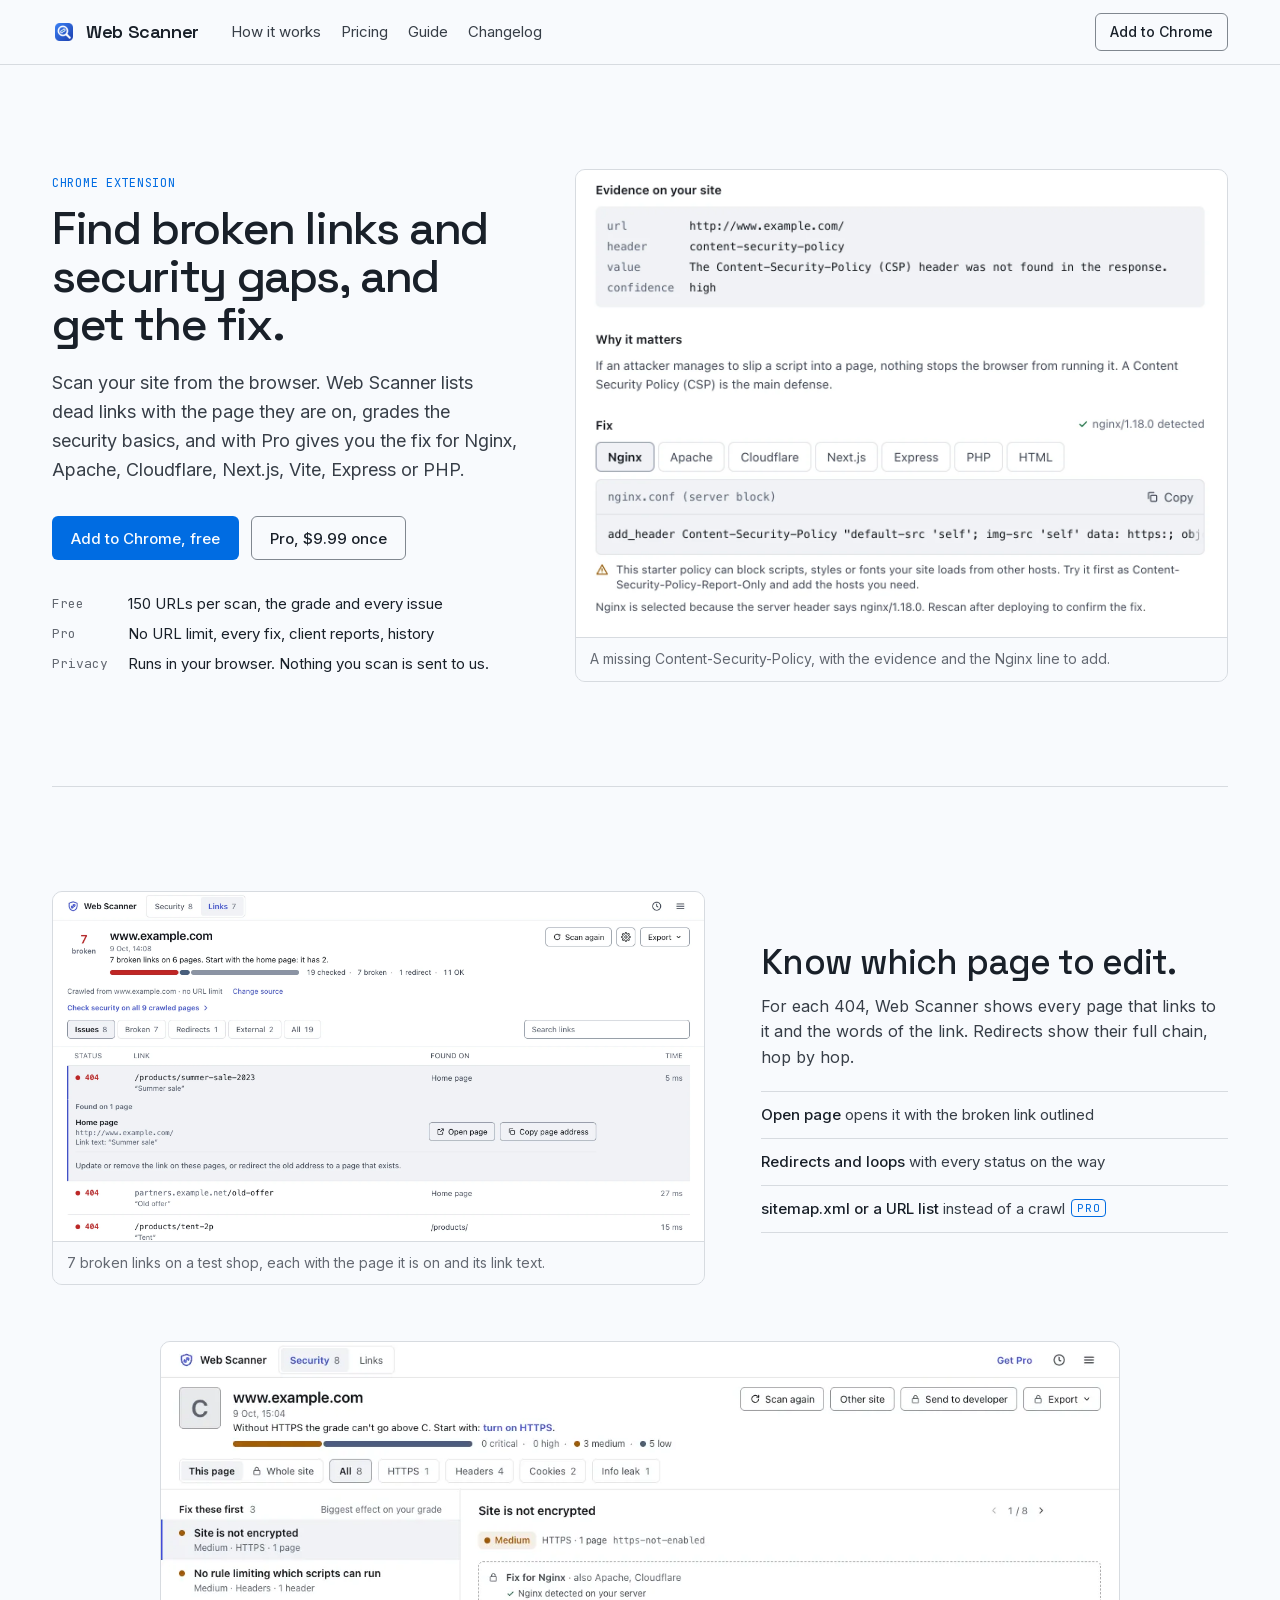
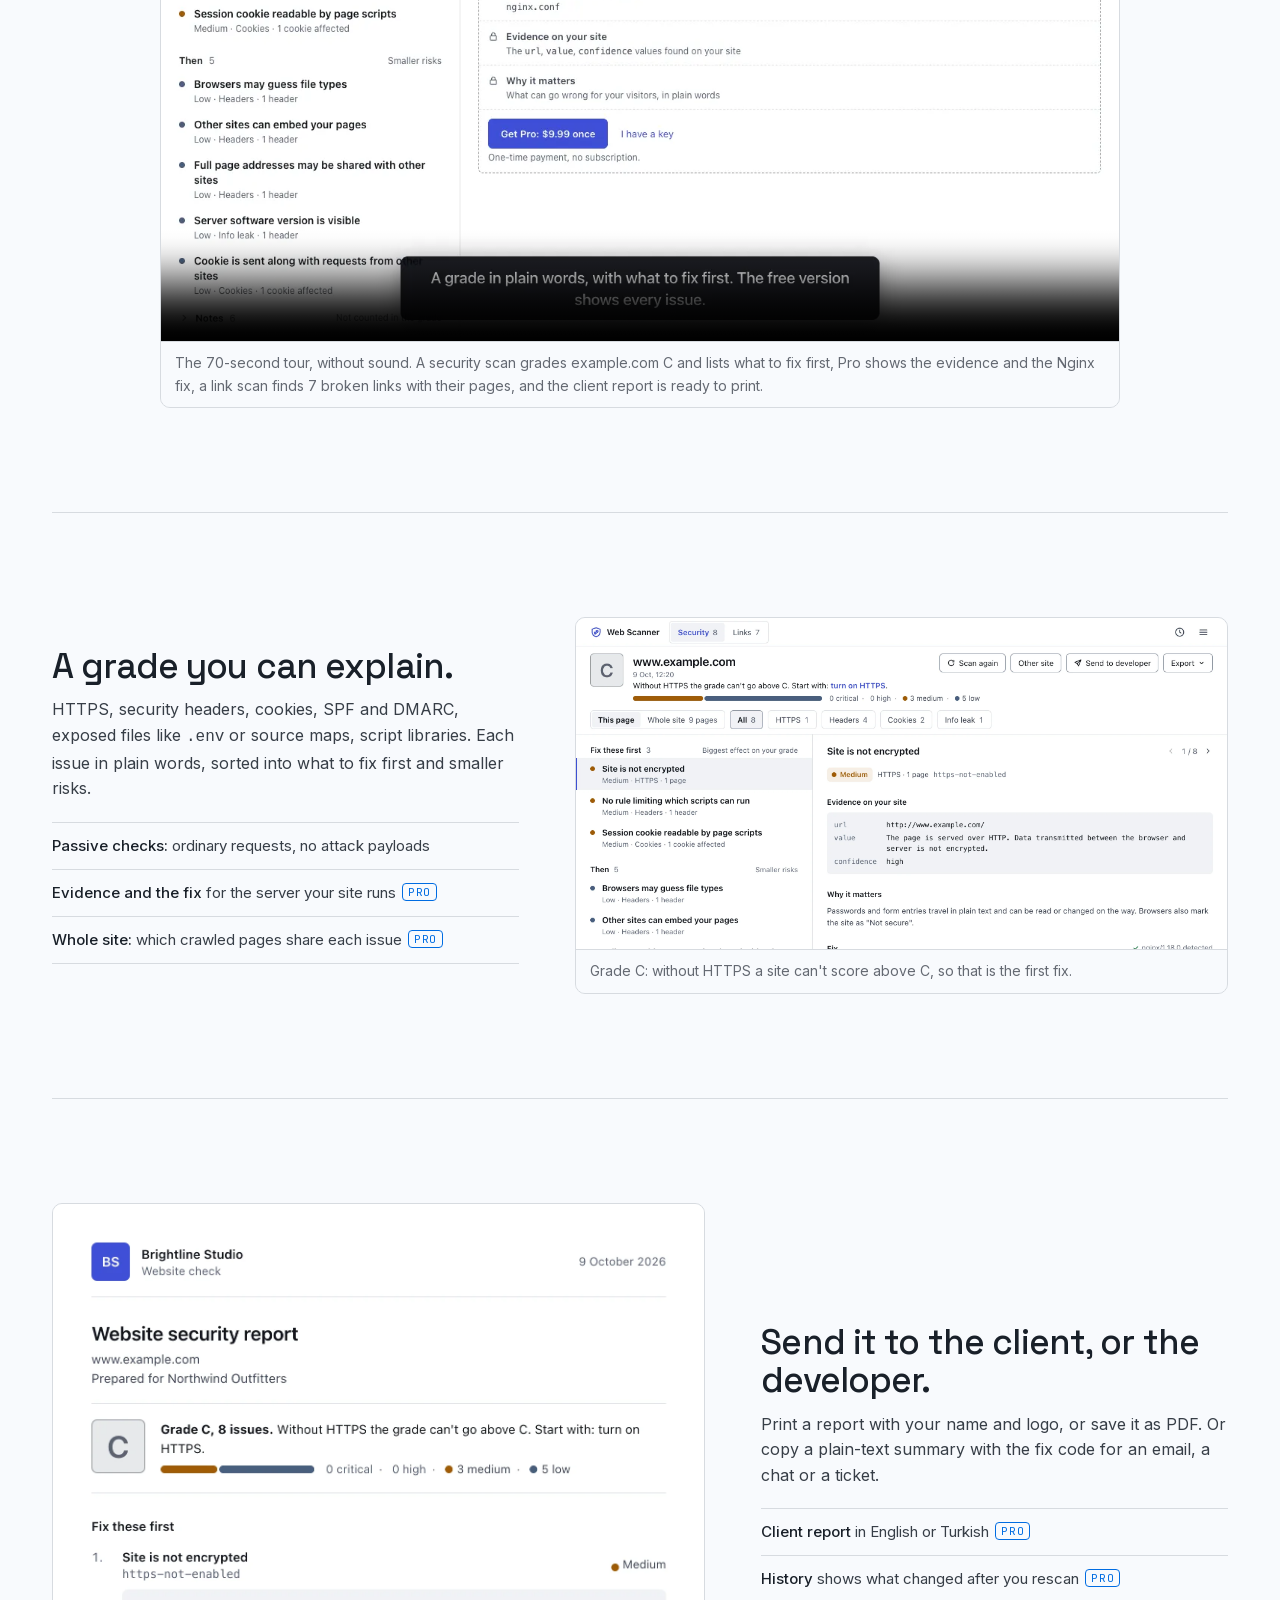
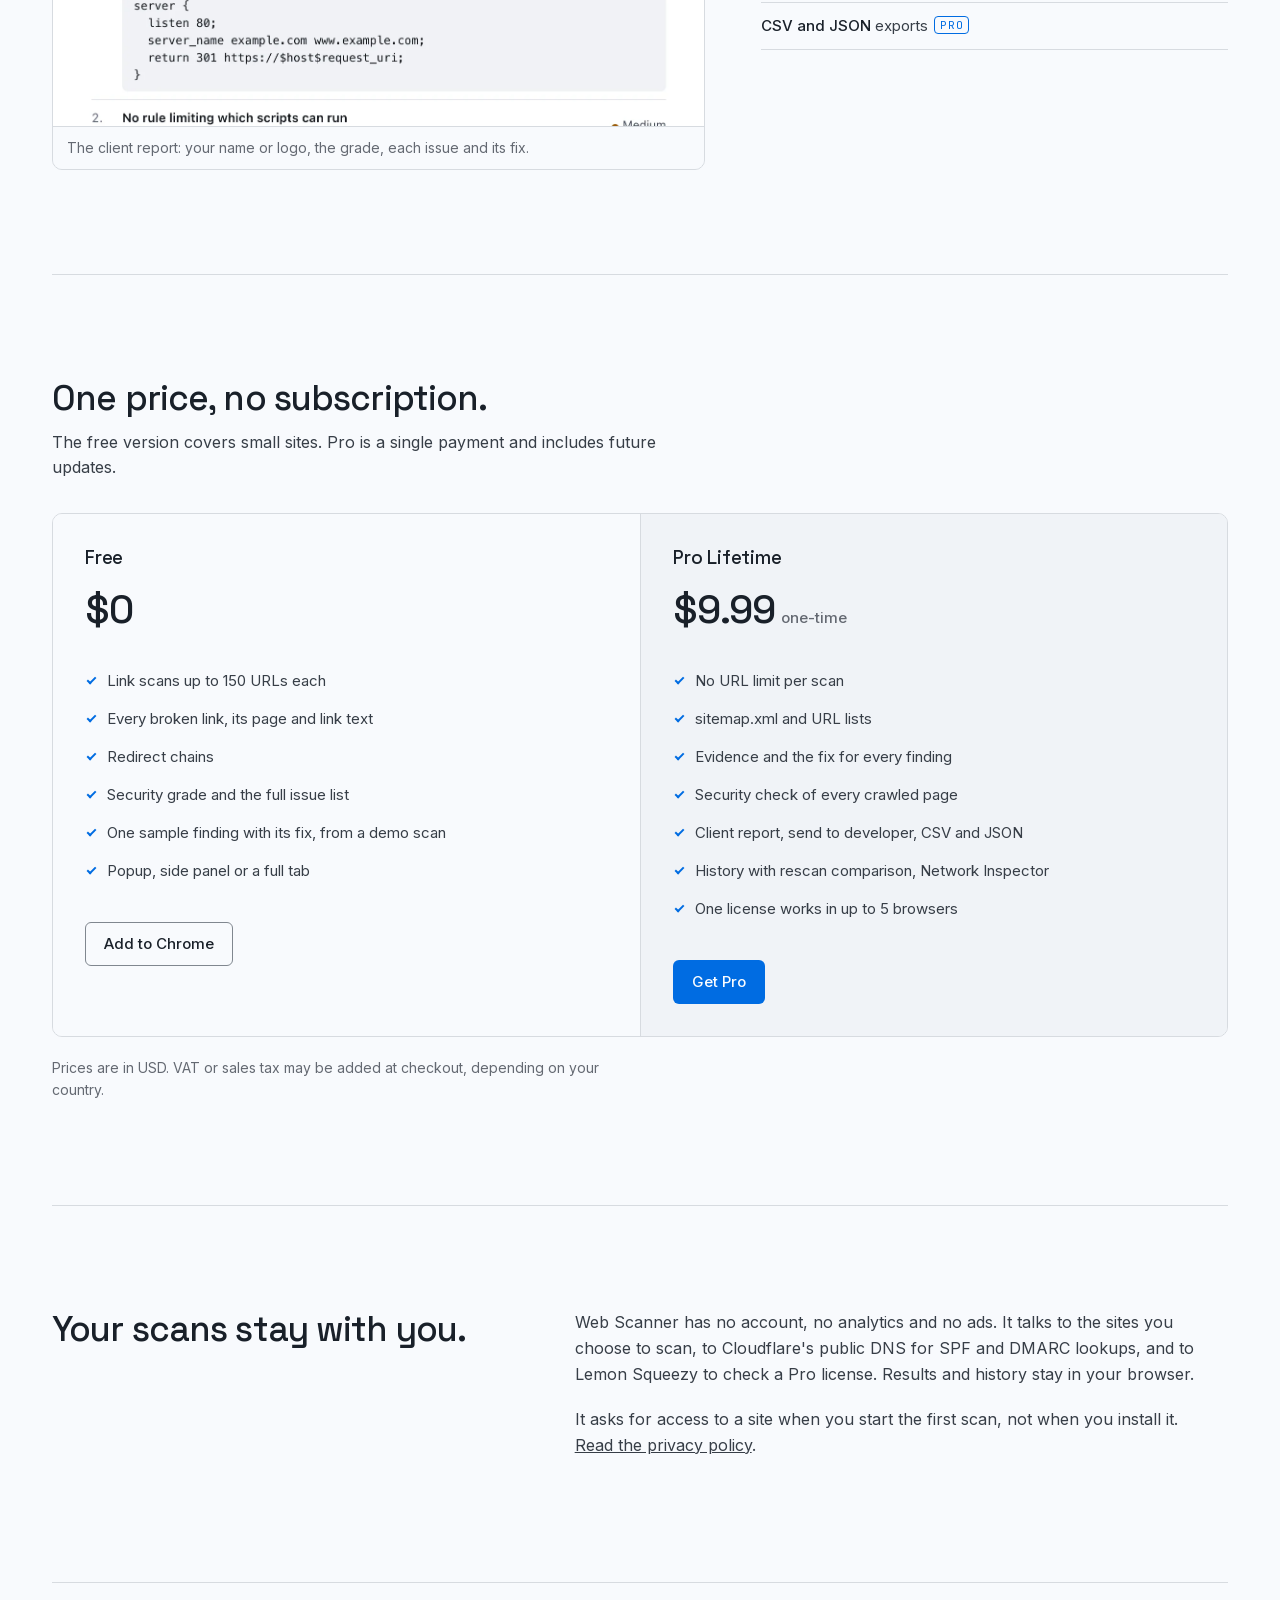
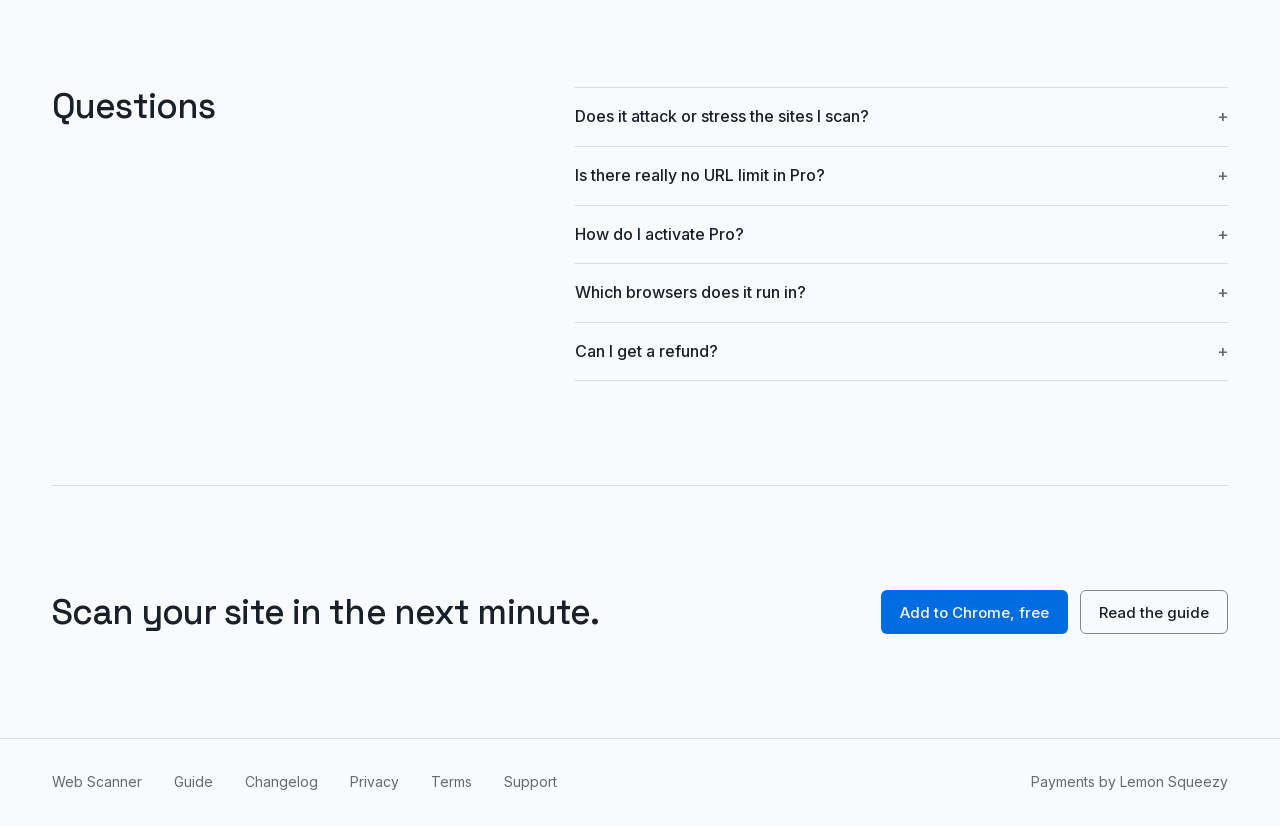
<file: index.html>
<!doctype html>
<html lang="en">
<head>
  <meta charset="utf-8">
  <meta name="viewport" content="width=device-width, initial-scale=1">
  <title>Web Scanner · Broken links and security checks for Chrome</title>
  <meta name="description" content="A Chrome extension that finds broken links with the page they are on, grades your site's security basics, and gives you the fix for your server.">
  <link rel="canonical" href="https://webscanner.onderbakir.com/">
  <meta property="og:type" content="website">
  <meta property="og:url" content="https://webscanner.onderbakir.com/">
  <meta property="og:title" content="Web Scanner: broken links and security checks for Chrome">
  <meta property="og:description" content="Every broken link with the page it is on, a security grade in plain words, and the fix for your server.">
  <meta property="og:image" content="https://webscanner.onderbakir.com/og.png">
  <meta property="og:image:width" content="1200">
  <meta property="og:image:height" content="630">
  <meta name="twitter:card" content="summary_large_image">
  <link rel="icon" href="icon.png">
  <link rel="preload" href="/fonts/SpaceGrotesk-latin.woff2" as="font" type="font/woff2" crossorigin>
  <link rel="preload" href="/fonts/Inter-latin.woff2" as="font" type="font/woff2" crossorigin>
  <link rel="stylesheet" href="style.css?v=20261028">
  <script type="application/ld+json">
  {
    "@context": "https://schema.org",
    "@type": "SoftwareApplication",
    "name": "Web Scanner: Broken Link Checker & Security Audit",
    "description": "A Chrome extension that finds broken links with the page they are on, grades your site's security basics, and gives you the fix for your server.",
    "applicationCategory": "DeveloperApplication",
    "operatingSystem": "Chrome",
    "url": "https://webscanner.onderbakir.com/",
    "downloadUrl": "https://chromewebstore.google.com/detail/pnnfoicflgjgmomkaeopjidbbejejipm",
    "image": "https://webscanner.onderbakir.com/og.png",
    "offers": [
      {
        "@type": "Offer",
        "name": "Free",
        "price": "0",
        "priceCurrency": "USD"
      },
      {
        "@type": "Offer",
        "name": "Pro Lifetime",
        "price": "9.99",
        "priceCurrency": "USD"
      }
    ]
  }
  </script>
  <script type="application/ld+json">
  {
    "@context": "https://schema.org",
    "@type": "FAQPage",
    "mainEntity": [
      {
        "@type": "Question",
        "name": "Does it attack or stress the sites I scan?",
        "acceptedAnswer": {
          "@type": "Answer",
          "text": "No. It sends ordinary requests, the same a browser sends when you open a page. You can set the delay between requests and how many pages are checked at once."
        }
      },
      {
        "@type": "Question",
        "name": "Is there really no URL limit in Pro?",
        "acceptedAnswer": {
          "@type": "Answer",
          "text": "Yes. Pro scans follow every link they find unless you set a maximum yourself. Very large sites take longer and use more memory, so keep Chrome open until the scan finishes."
        }
      },
      {
        "@type": "Question",
        "name": "How do I activate Pro?",
        "acceptedAnswer": {
          "@type": "Answer",
          "text": "After checkout you get a license key by email. Open Web Scanner, choose Get Pro, then I have a key, and paste it. To move it to another browser, remove it in the license panel first."
        }
      },
      {
        "@type": "Question",
        "name": "Which browsers does it run in?",
        "acceptedAnswer": {
          "@type": "Answer",
          "text": "Chrome 116 or newer."
        }
      },
      {
        "@type": "Question",
        "name": "Can I get a refund?",
        "acceptedAnswer": {
          "@type": "Answer",
          "text": "Yes, within 14 days of purchase. Reply to your receipt email."
        }
      }
    ]
  }
  </script>
</head>
<body>
  <a class="skip" href="#main">Skip to content</a>
  <header class="bar"><div class="wrap">
    <a class="brand" href="/"><img src="icon.png" alt="" width="24" height="24">Web Scanner</a>
    <nav class="navlinks" aria-label="Main"><a href="#how">How it works</a><a href="#pricing">Pricing</a><a href="/guide">Guide</a><a href="/changelog">Changelog</a></nav>
    <span class="grow"></span>
    <a class="btn line sm" href="https://chromewebstore.google.com/detail/pnnfoicflgjgmomkaeopjidbbejejipm">Add to Chrome</a>
  </div></header>

  <main id="main" class="wrap">
    <section class="split">
      <div class="text">
        <p class="label">Chrome extension</p>
        <h1>Find broken links and security gaps, and get the fix.</h1>
        <p class="lead">Scan your site from the browser. Web Scanner lists dead links with the page they are on, grades the security basics, and with Pro gives you the fix for Nginx, Apache, Cloudflare, Next.js, Vite, Express or PHP.</p>
        <div class="ctas"><a class="btn primary" href="https://chromewebstore.google.com/detail/pnnfoicflgjgmomkaeopjidbbejejipm">Add to Chrome, free</a><a class="btn line" href="#pricing">Pro, $9.99 once</a></div>
        <dl class="facts">
          <dt>Free</dt><dd>150 URLs per scan, the grade and every issue</dd>
          <dt>Pro</dt><dd>No URL limit, every fix, client reports, history</dd>
          <dt>Privacy</dt><dd>Runs in your browser. Nothing you scan is sent to us.</dd>
        </dl>
      </div>
      <figure><img src="img/fix.webp" width="1394" height="1000" fetchpriority="high" alt="A finding in Web Scanner: the missing Content-Security-Policy header, the evidence, why it matters, and the Nginx line to add"><figcaption>A missing Content-Security-Policy, with the evidence and the Nginx line to add.</figcaption></figure>
    </section>

    <section class="split rev" id="how">
      <figure><img src="img/links.webp" width="2200" height="1180" alt="Link report: 7 broken links on 6 pages, the first one open with the page it is on and its link text" loading="lazy" decoding="async"><figcaption>7 broken links on a test shop, each with the page it is on and its link text.</figcaption></figure>
      <div class="text">
        <h2>Know which page to edit.</h2>
        <p>For each 404, Web Scanner shows every page that links to it and the words of the link. Redirects show their full chain, hop by hop.</p>
        <ul class="ticks">
          <li><b>Open page</b> opens it with the broken link outlined</li>
          <li><b>Redirects and loops</b> with every status on the way</li>
          <li><b>sitemap.xml or a URL list</b> instead of a crawl<span class="pro">PRO</span></li>
        </ul>
      </div>
      <!-- demo.mp4 has no audio track, so no captions file is needed. Its on-screen text is summed up in the figcaption. -->
      <figure class="wide"><video controls preload="none" muted playsinline poster="img/demo-poster.webp" width="1280" height="800" aria-describedby="demo-text"><source src="demo.mp4" type="video/mp4"><a href="demo.mp4">Download the demo video</a>.</video><figcaption id="demo-text">The 70-second tour, without sound. A security scan grades example.com C and lists what to fix first, Pro shows the evidence and the Nginx fix, a link scan finds 7 broken links with their pages, and the client report is ready to print.</figcaption></figure>
    </section>

    <section class="split">
      <div class="text">
        <h2>A grade you can explain.</h2>
        <p>HTTPS, security headers, cookies, SPF and DMARC, exposed files like <code>.env</code> or source maps, script libraries. Each issue in plain words, sorted into what to fix first and smaller risks.</p>
        <ul class="ticks">
          <li><b>Passive checks:</b> ordinary requests, no attack payloads</li>
          <li><b>Evidence and the fix</b> for the server your site runs<span class="pro">PRO</span></li>
          <li><b>Whole site:</b> which crawled pages share each issue<span class="pro">PRO</span></li>
        </ul>
      </div>
      <figure><img src="img/grade.webp" width="2200" height="1120" alt="Security report: grade C with three issues to fix first and five smaller risks" loading="lazy" decoding="async"><figcaption>Grade C: without HTTPS a site can't score above C, so that is the first fix.</figcaption></figure>
    </section>

    <section class="split rev">
      <figure><img src="img/report.webp" width="1355" height="1086" alt="Printable client report with the agency name, the grade and the first fix" loading="lazy" decoding="async"><figcaption>The client report: your name or logo, the grade, each issue and its fix.</figcaption></figure>
      <div class="text">
        <h2>Send it to the client, or the developer.</h2>
        <p>Print a report with your name and logo, or save it as PDF. Or copy a plain-text summary with the fix code for an email, a chat or a ticket.</p>
        <ul class="ticks">
          <li><b>Client report</b> in English or Turkish<span class="pro">PRO</span></li>
          <li><b>History</b> shows what changed after you rescan<span class="pro">PRO</span></li>
          <li><b>CSV and JSON</b> exports<span class="pro">PRO</span></li>
        </ul>
      </div>
    </section>

    <section class="pricing" id="pricing">
      <h2>One price, no subscription.</h2>
      <p>The free version covers small sites. Pro is a single payment and includes future updates.</p>
      <div class="plans">
        <div class="plan">
          <h3>Free</h3>
          <div class="price">$0</div>
          <ul>
            <li>Link scans up to 150 URLs each</li>
            <li>Every broken link, its page and link text</li>
            <li>Redirect chains</li>
            <li>Security grade and the full issue list</li>
            <li>One sample finding with its fix, from a demo scan</li>
            <li>Popup, side panel or a full tab</li>
          </ul>
          <a class="btn line" href="https://chromewebstore.google.com/detail/pnnfoicflgjgmomkaeopjidbbejejipm">Add to Chrome</a>
        </div>
        <div class="plan">
          <h3>Pro Lifetime</h3>
          <div class="price">$9.99<small>one-time</small></div>
          <ul>
            <li>No URL limit per scan</li>
            <li>sitemap.xml and URL lists</li>
            <li>Evidence and the fix for every finding</li>
            <li>Security check of every crawled page</li>
            <li>Client report, send to developer, CSV and JSON</li>
            <li>History with rescan comparison, Network Inspector</li>
            <li>One license works in up to 5 browsers</li>
          </ul>
          <a class="btn primary" href="https://onder.lemonsqueezy.com/checkout/buy/0cec39f1-521d-4ea3-b7fd-4d0ddf75a622">Get Pro</a>
        </div>
      </div>
      <p class="muted">Prices are in USD. VAT or sales tax may be added at checkout, depending on your country.</p>
    </section>

    <section class="band" id="privacy">
      <div><h2>Your scans stay with you.</h2></div>
      <div>
        <p>Web Scanner has no account, no analytics and no ads. It talks to the sites you choose to scan, to Cloudflare's public DNS for SPF and DMARC lookups, and to Lemon Squeezy to check a Pro license. Results and history stay in your browser.</p>
        <p>It asks for access to a site when you start the first scan, not when you install it. <a href="/privacy">Read the privacy policy</a>.</p>
      </div>
    </section>

    <section class="band faq" id="faq">
      <div><h2>Questions</h2></div>
      <div>
        <details><summary>Does it attack or stress the sites I scan?</summary><p>No. It sends ordinary requests, the same a browser sends when you open a page. You can set the delay between requests and how many pages are checked at once.</p></details>
        <details><summary>Is there really no URL limit in Pro?</summary><p>Yes. Pro scans follow every link they find unless you set a maximum yourself. Very large sites take longer and use more memory, so keep Chrome open until the scan finishes.</p></details>
        <details><summary>How do I activate Pro?</summary><p>After checkout you get a license key by email. Open Web Scanner, choose Get Pro, then I have a key, and paste it. To move it to another browser, remove it in the license panel first.</p></details>
        <details><summary>Which browsers does it run in?</summary><p>Chrome 116 or newer.</p></details>
        <details><summary>Can I get a refund?</summary><p>Yes, within 14 days of purchase. Reply to your receipt email.</p></details>
      </div>
    </section>

    <section class="closing">
      <h2>Scan your site in the next minute.</h2>
      <div class="ctas"><a class="btn primary" href="https://chromewebstore.google.com/detail/pnnfoicflgjgmomkaeopjidbbejejipm">Add to Chrome, free</a><a class="btn line" href="/guide">Read the guide</a></div>
    </section>
  </main>

  <footer class="foot"><div class="wrap">
    <a href="/">Web Scanner</a><a href="/guide">Guide</a><a href="/changelog">Changelog</a><a href="/privacy">Privacy</a><a href="/terms">Terms</a><a href="https://github.com/onder007/web-scanner/issues">Support</a>
    <span class="grow"></span><span>Payments by Lemon Squeezy</span>
  </div></footer>
</body>
</html>
</file>
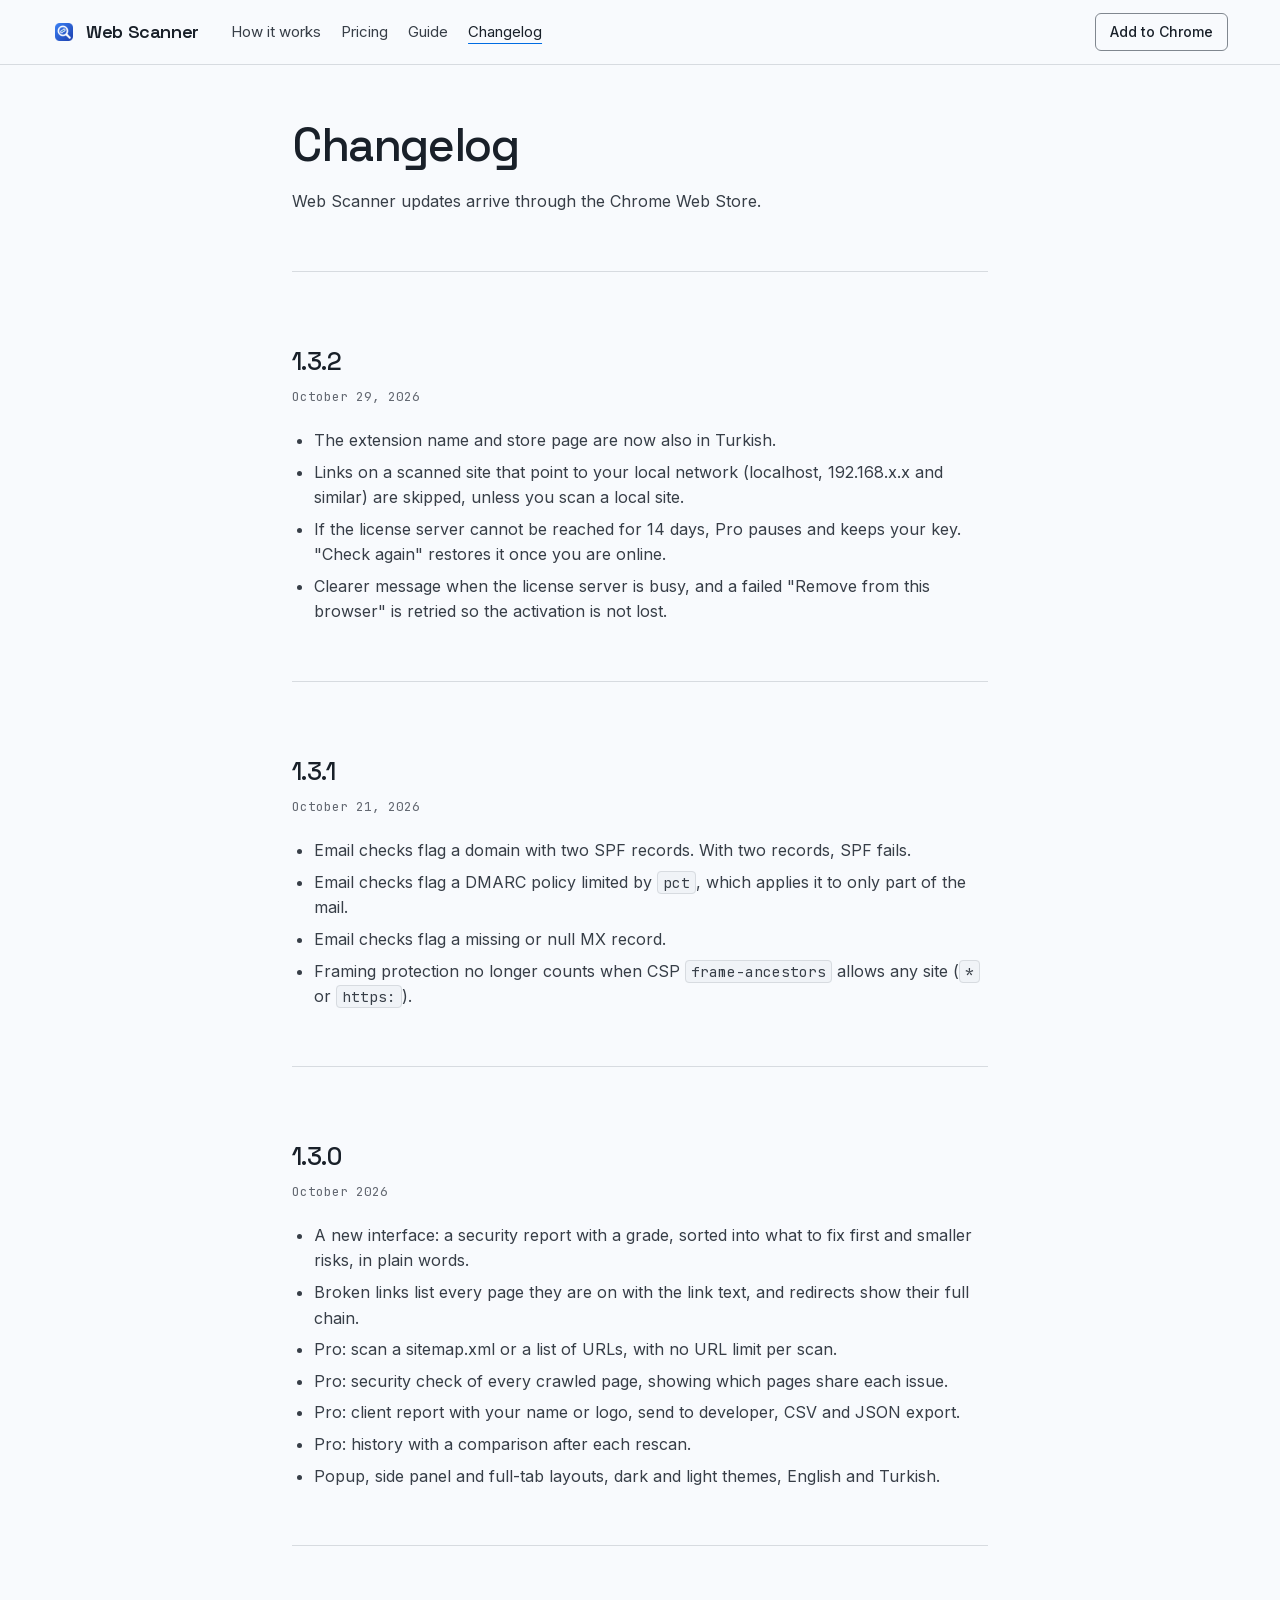
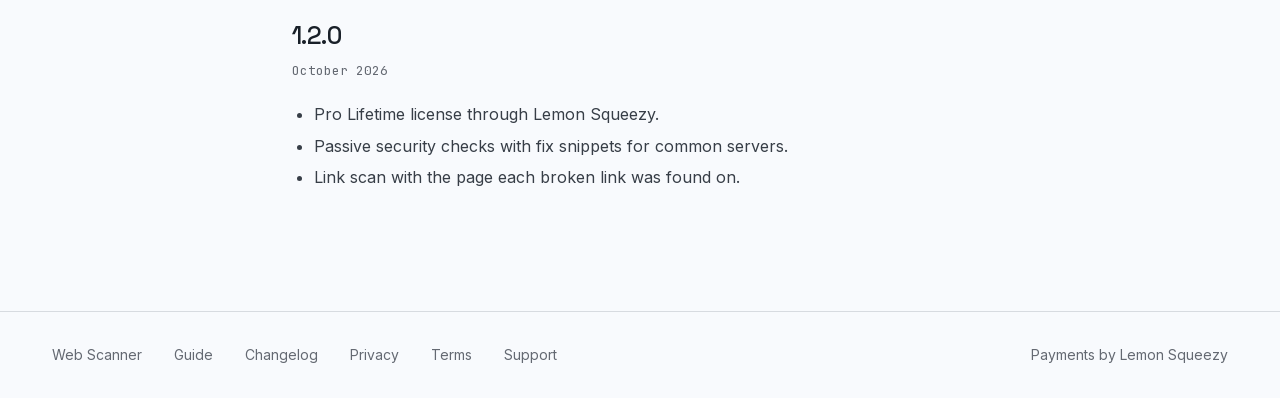
<file: changelog.html>
<!doctype html>
<html lang="en">
<head>
  <meta charset="utf-8">
  <meta name="viewport" content="width=device-width, initial-scale=1">
  <link rel="icon" href="icon.png">
  <link rel="stylesheet" href="style.css?v=20261028">
  <title>Changelog · Web Scanner</title>
  <meta name="description" content="Release notes for the Web Scanner Chrome extension: what changed in each version, from new security and email checks to link scan fixes.">
  <link rel="canonical" href="https://webscanner.onderbakir.com/changelog">
  <meta property="og:type" content="website">
  <meta property="og:url" content="https://webscanner.onderbakir.com/changelog">
  <meta property="og:title" content="Web Scanner changelog">
  <meta property="og:description" content="Release notes for the Web Scanner Chrome extension: what changed in each version, from new security and email checks to link scan fixes.">
  <meta property="og:image" content="https://webscanner.onderbakir.com/og.png">
  <meta property="og:image:width" content="1200">
  <meta property="og:image:height" content="630">
  <meta name="twitter:card" content="summary_large_image">
</head>
<body>
  <a class="skip" href="#main">Skip to content</a>
  <header class="bar"><div class="wrap">
    <a class="brand" href="/"><img src="icon.png" alt="" width="24" height="24">Web Scanner</a>
    <nav class="navlinks" aria-label="Main"><a href="/#how">How it works</a><a href="/#pricing">Pricing</a><a href="/guide">Guide</a><a href="/changelog" aria-current="page">Changelog</a></nav>
    <span class="grow"></span>
    <a class="btn line sm" href="https://chromewebstore.google.com/detail/pnnfoicflgjgmomkaeopjidbbejejipm">Add to Chrome</a>
  </div></header>
  <main id="main" class="doc">
    <h1>Changelog</h1>
    <p class="muted">Web Scanner updates arrive through the Chrome Web Store.</p>

    <section class="release" id="v1.3.2">
      <h2>1.3.2</h2>
      <p class="when">October 29, 2026</p>
      <ul>
        <li>The extension name and store page are now also in Turkish.</li>
        <li>Links on a scanned site that point to your local network (localhost, 192.168.x.x and similar) are skipped, unless you scan a local site.</li>
        <li>If the license server cannot be reached for 14 days, Pro pauses and keeps your key. "Check again" restores it once you are online.</li>
        <li>Clearer message when the license server is busy, and a failed "Remove from this browser" is retried so the activation is not lost.</li>
      </ul>
    </section>

    <section class="release" id="v1.3.1">
      <h2>1.3.1</h2>
      <p class="when">October 21, 2026</p>
      <ul>
        <li>Email checks flag a domain with two SPF records. With two records, SPF fails.</li>
        <li>Email checks flag a DMARC policy limited by <code>pct</code>, which applies it to only part of the mail.</li>
        <li>Email checks flag a missing or null MX record.</li>
        <li>Framing protection no longer counts when CSP <code>frame-ancestors</code> allows any site (<code>*</code> or <code>https:</code>).</li>
      </ul>
    </section>

    <section class="release" id="v1.3.0">
      <h2>1.3.0</h2>
      <p class="when">October 2026</p>
      <ul>
        <li>A new interface: a security report with a grade, sorted into what to fix first and smaller risks, in plain words.</li>
        <li>Broken links list every page they are on with the link text, and redirects show their full chain.</li>
        <li>Pro: scan a sitemap.xml or a list of URLs, with no URL limit per scan.</li>
        <li>Pro: security check of every crawled page, showing which pages share each issue.</li>
        <li>Pro: client report with your name or logo, send to developer, CSV and JSON export.</li>
        <li>Pro: history with a comparison after each rescan.</li>
        <li>Popup, side panel and full-tab layouts, dark and light themes, English and Turkish.</li>
      </ul>
    </section>

    <section class="release" id="v1.2.0">
      <h2>1.2.0</h2>
      <p class="when">October 2026</p>
      <ul>
        <li>Pro Lifetime license through Lemon Squeezy.</li>
        <li>Passive security checks with fix snippets for common servers.</li>
        <li>Link scan with the page each broken link was found on.</li>
      </ul>
    </section>
  </main>
  <footer class="foot"><div class="wrap">
    <a href="/">Web Scanner</a><a href="/guide">Guide</a><a href="/changelog">Changelog</a><a href="/privacy">Privacy</a><a href="/terms">Terms</a><a href="https://github.com/onder007/web-scanner/issues">Support</a>
    <span class="grow"></span><span>Payments by Lemon Squeezy</span>
  </div></footer>
</body>
</html>
</file>
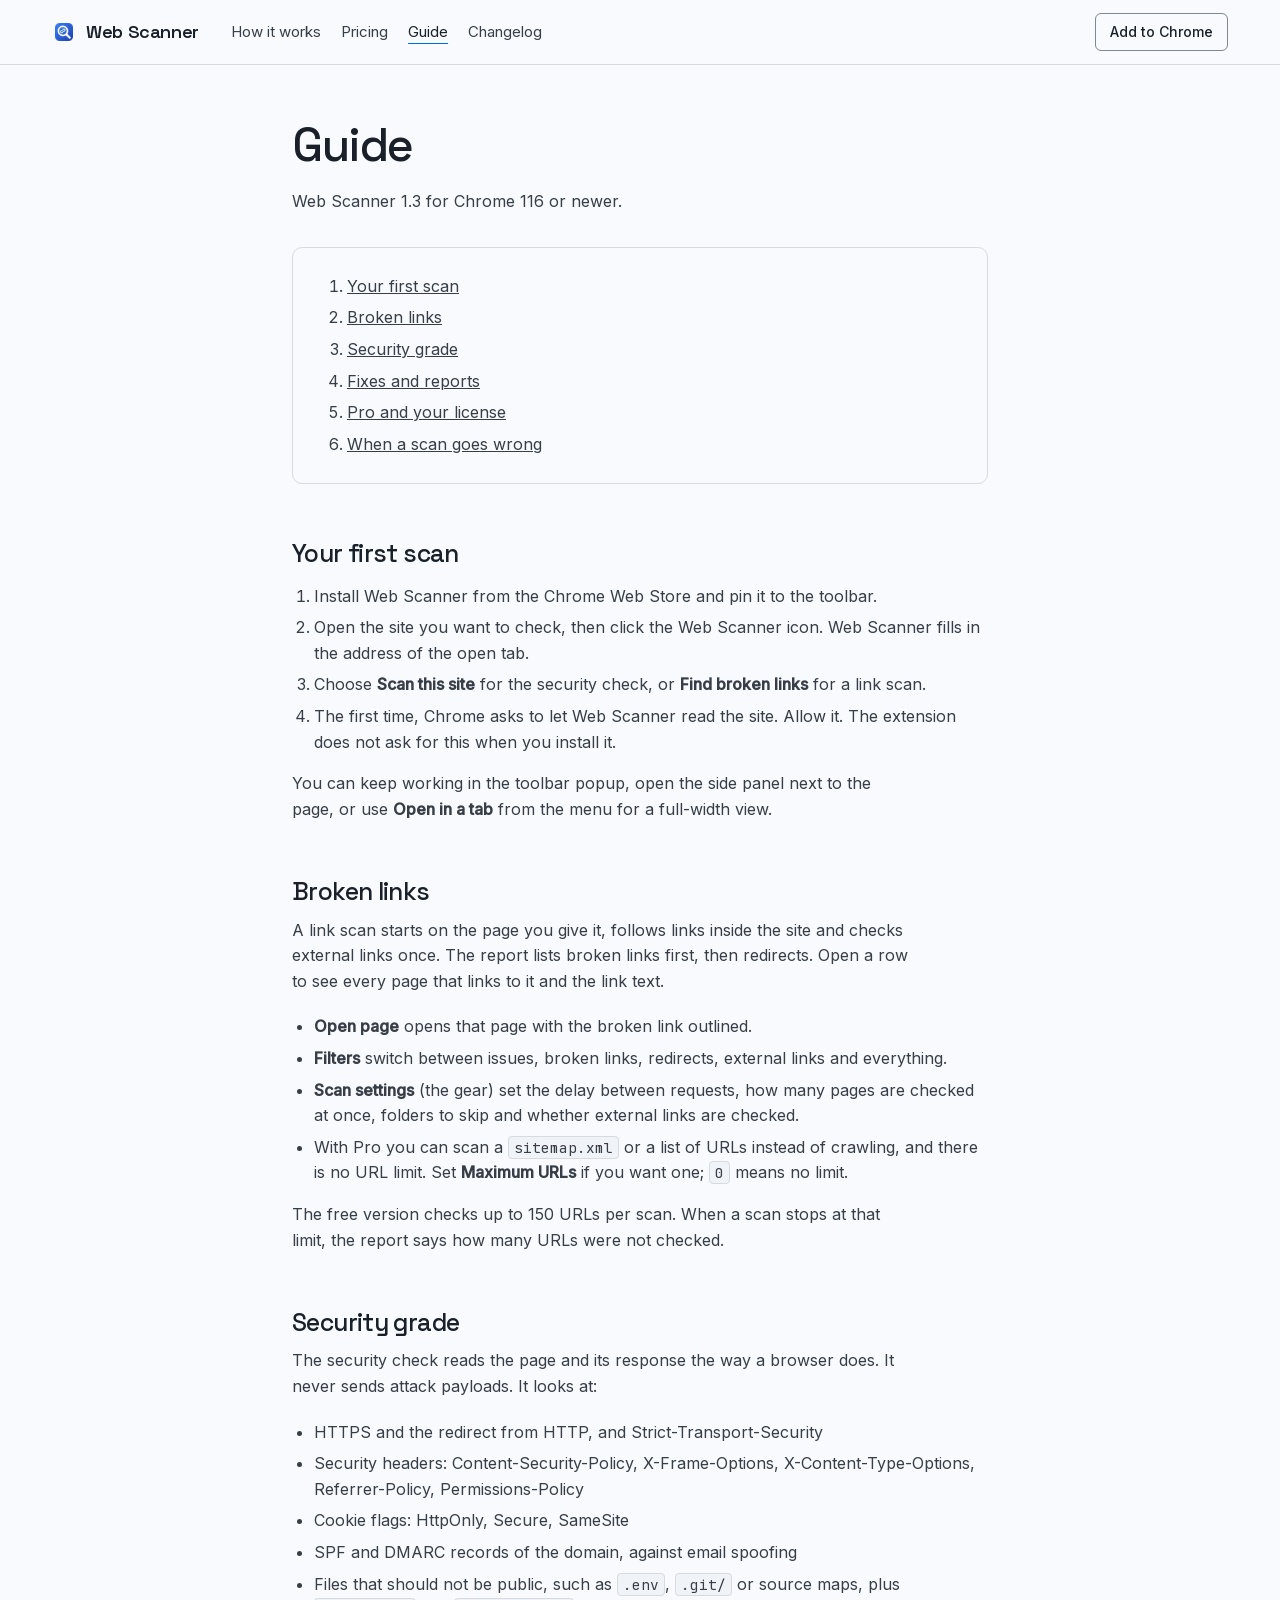
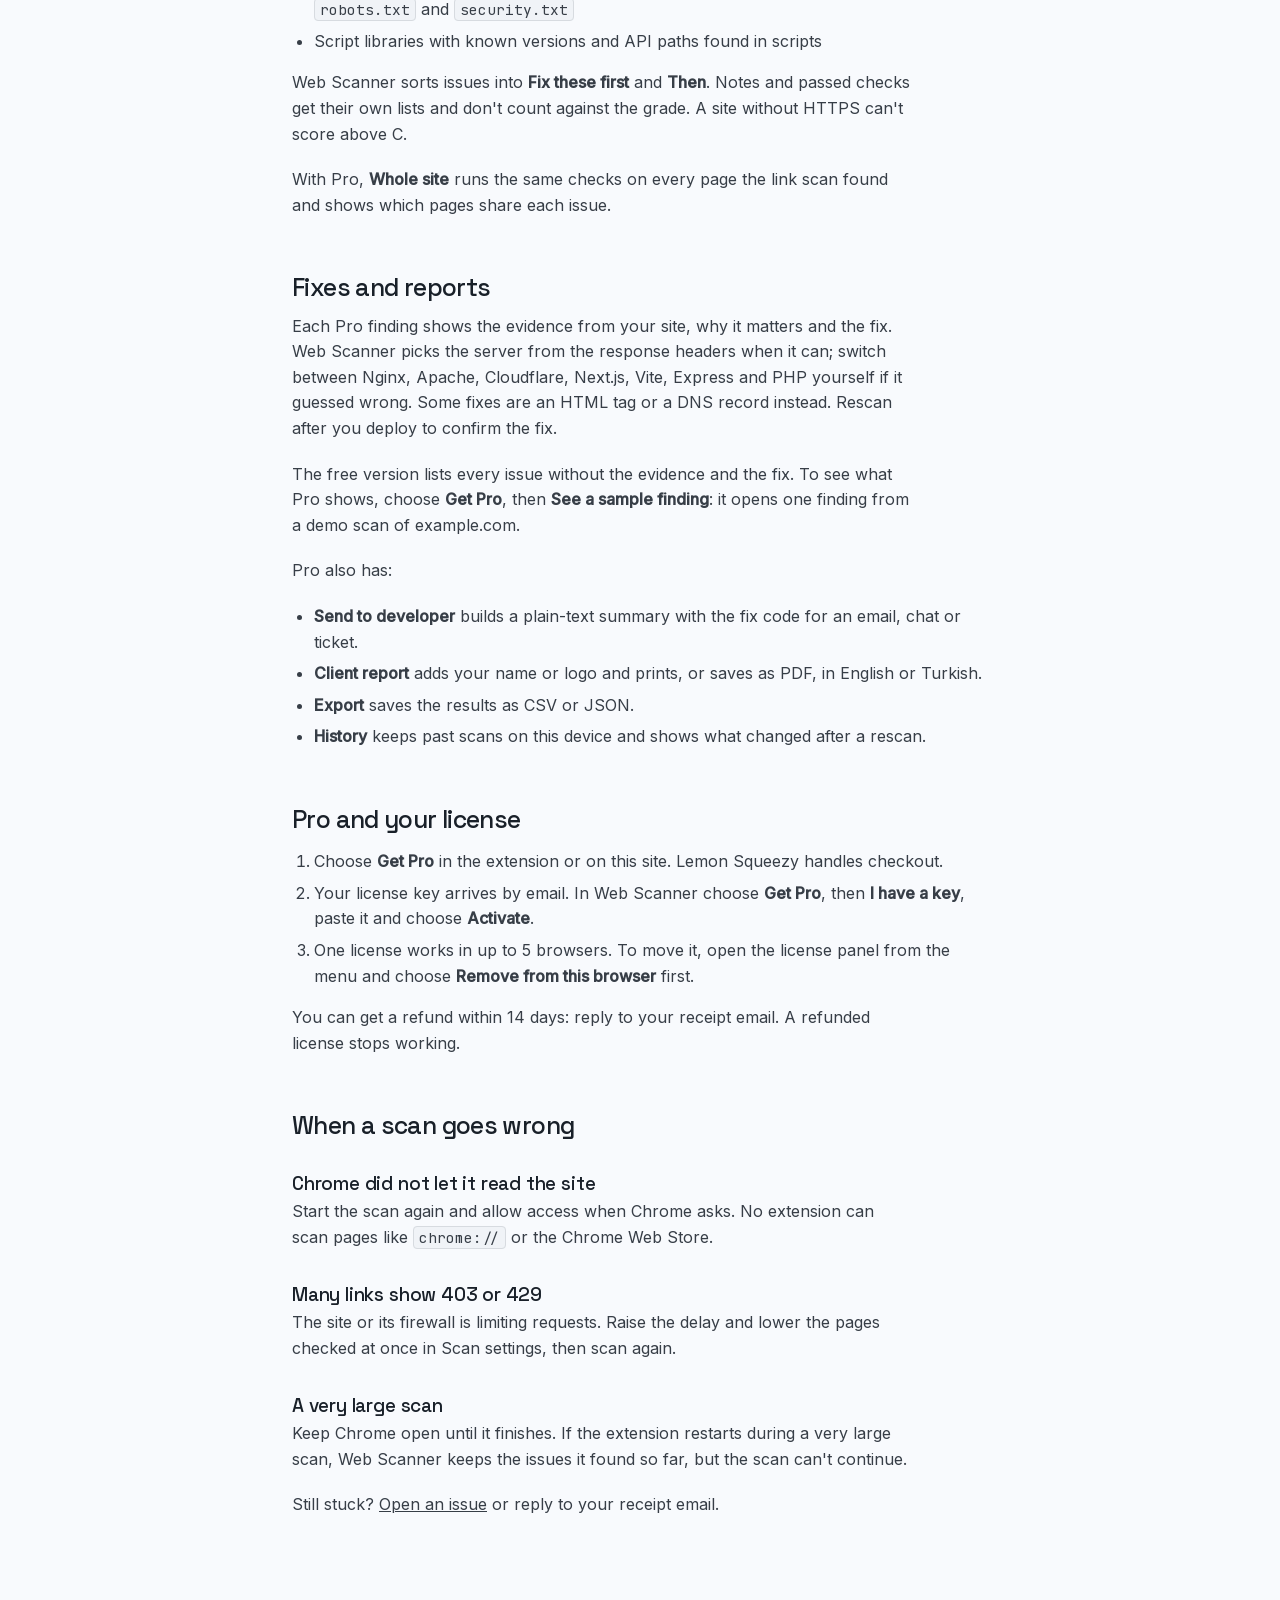
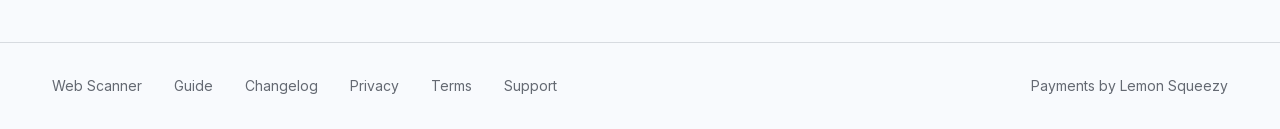
<file: guide.html>
<!doctype html>
<html lang="en">
<head>
  <meta charset="utf-8">
  <meta name="viewport" content="width=device-width, initial-scale=1">
  <link rel="icon" href="icon.png">
  <link rel="stylesheet" href="style.css?v=20261028">
  <title>Guide · Web Scanner</title>
  <meta name="description" content="How to scan a site for broken links and security issues with Web Scanner, read the grade, apply fixes and activate Pro.">
  <link rel="canonical" href="https://webscanner.onderbakir.com/guide">
  <meta property="og:type" content="website">
  <meta property="og:url" content="https://webscanner.onderbakir.com/guide">
  <meta property="og:title" content="Web Scanner guide">
  <meta property="og:description" content="How to scan a site for broken links and security issues with Web Scanner, read the grade, apply fixes and activate Pro.">
  <meta property="og:image" content="https://webscanner.onderbakir.com/og.png">
  <meta property="og:image:width" content="1200">
  <meta property="og:image:height" content="630">
  <meta name="twitter:card" content="summary_large_image">
</head>
<body>
  <a class="skip" href="#main">Skip to content</a>
  <header class="bar"><div class="wrap">
    <a class="brand" href="/"><img src="icon.png" alt="" width="24" height="24">Web Scanner</a>
    <nav class="navlinks" aria-label="Main"><a href="/#how">How it works</a><a href="/#pricing">Pricing</a><a href="/guide" aria-current="page">Guide</a><a href="/changelog">Changelog</a></nav>
    <span class="grow"></span>
    <a class="btn line sm" href="https://chromewebstore.google.com/detail/pnnfoicflgjgmomkaeopjidbbejejipm">Add to Chrome</a>
  </div></header>
  <main id="main" class="doc">
    <h1>Guide</h1>
    <p class="muted">Web Scanner 1.3 for Chrome 116 or newer.</p>
    <nav class="toc" aria-label="On this page"><ol>
      <li><a href="#start">Your first scan</a></li><li><a href="#links">Broken links</a></li><li><a href="#security">Security grade</a></li>
      <li><a href="#fix">Fixes and reports</a></li><li><a href="#pro">Pro and your license</a></li><li><a href="#trouble">When a scan goes wrong</a></li>
    </ol></nav>

    <h2 id="start">Your first scan</h2>
    <ol>
      <li>Install Web Scanner from the Chrome Web Store and pin it to the toolbar.</li>
      <li>Open the site you want to check, then click the Web Scanner icon. Web Scanner fills in the address of the open tab.</li>
      <li>Choose <b>Scan this site</b> for the security check, or <b>Find broken links</b> for a link scan.</li>
      <li>The first time, Chrome asks to let Web Scanner read the site. Allow it. The extension does not ask for this when you install it.</li>
    </ol>
    <p>You can keep working in the toolbar popup, open the side panel next to the page, or use <b>Open in a tab</b> from the menu for a full-width view.</p>

    <h2 id="links">Broken links</h2>
    <p>A link scan starts on the page you give it, follows links inside the site and checks external links once. The report lists broken links first, then redirects. Open a row to see every page that links to it and the link text.</p>
    <ul>
      <li><b>Open page</b> opens that page with the broken link outlined.</li>
      <li><b>Filters</b> switch between issues, broken links, redirects, external links and everything.</li>
      <li><b>Scan settings</b> (the gear) set the delay between requests, how many pages are checked at once, folders to skip and whether external links are checked.</li>
      <li>With Pro you can scan a <code>sitemap.xml</code> or a list of URLs instead of crawling, and there is no URL limit. Set <b>Maximum URLs</b> if you want one; <code>0</code> means no limit.</li>
    </ul>
    <p>The free version checks up to 150 URLs per scan. When a scan stops at that limit, the report says how many URLs were not checked.</p>

    <h2 id="security">Security grade</h2>
    <p>The security check reads the page and its response the way a browser does. It never sends attack payloads. It looks at:</p>
    <ul>
      <li>HTTPS and the redirect from HTTP, and Strict-Transport-Security</li>
      <li>Security headers: Content-Security-Policy, X-Frame-Options, X-Content-Type-Options, Referrer-Policy, Permissions-Policy</li>
      <li>Cookie flags: HttpOnly, Secure, SameSite</li>
      <li>SPF and DMARC records of the domain, against email spoofing</li>
      <li>Files that should not be public, such as <code>.env</code>, <code>.git/</code> or source maps, plus <code>robots.txt</code> and <code>security.txt</code></li>
      <li>Script libraries with known versions and API paths found in scripts</li>
    </ul>
    <p>Web Scanner sorts issues into <b>Fix these first</b> and <b>Then</b>. Notes and passed checks get their own lists and don't count against the grade. A site without HTTPS can't score above C.</p>
    <p>With Pro, <b>Whole site</b> runs the same checks on every page the link scan found and shows which pages share each issue.</p>

    <h2 id="fix">Fixes and reports</h2>
    <p>Each Pro finding shows the evidence from your site, why it matters and the fix. Web Scanner picks the server from the response headers when it can; switch between Nginx, Apache, Cloudflare, Next.js, Vite, Express and PHP yourself if it guessed wrong. Some fixes are an HTML tag or a DNS record instead. Rescan after you deploy to confirm the fix.</p>
    <p>The free version lists every issue without the evidence and the fix. To see what Pro shows, choose <b>Get Pro</b>, then <b>See a sample finding</b>: it opens one finding from a demo scan of example.com.</p>
    <p>Pro also has:</p>
    <ul>
      <li><b>Send to developer</b> builds a plain-text summary with the fix code for an email, chat or ticket.</li>
      <li><b>Client report</b> adds your name or logo and prints, or saves as PDF, in English or Turkish.</li>
      <li><b>Export</b> saves the results as CSV or JSON.</li>
      <li><b>History</b> keeps past scans on this device and shows what changed after a rescan.</li>
    </ul>

    <h2 id="pro">Pro and your license</h2>
    <ol>
      <li>Choose <b>Get Pro</b> in the extension or on this site. Lemon Squeezy handles checkout.</li>
      <li>Your license key arrives by email. In Web Scanner choose <b>Get Pro</b>, then <b>I have a key</b>, paste it and choose <b>Activate</b>.</li>
      <li>One license works in up to 5 browsers. To move it, open the license panel from the menu and choose <b>Remove from this browser</b> first.</li>
    </ol>
    <p>You can get a refund within 14 days: reply to your receipt email. A refunded license stops working.</p>

    <h2 id="trouble">When a scan goes wrong</h2>
    <h3>Chrome did not let it read the site</h3>
    <p>Start the scan again and allow access when Chrome asks. No extension can scan pages like <code>chrome://</code> or the Chrome Web Store.</p>
    <h3>Many links show 403 or 429</h3>
    <p>The site or its firewall is limiting requests. Raise the delay and lower the pages checked at once in Scan settings, then scan again.</p>
    <h3>A very large scan</h3>
    <p>Keep Chrome open until it finishes. If the extension restarts during a very large scan, Web Scanner keeps the issues it found so far, but the scan can't continue.</p>
    <p>Still stuck? <a href="https://github.com/onder007/web-scanner/issues">Open an issue</a> or reply to your receipt email.</p>
  </main>
  <footer class="foot"><div class="wrap">
    <a href="/">Web Scanner</a><a href="/guide">Guide</a><a href="/changelog">Changelog</a><a href="/privacy">Privacy</a><a href="/terms">Terms</a><a href="https://github.com/onder007/web-scanner/issues">Support</a>
    <span class="grow"></span><span>Payments by Lemon Squeezy</span>
  </div></footer>
</body>
</html>
</file>
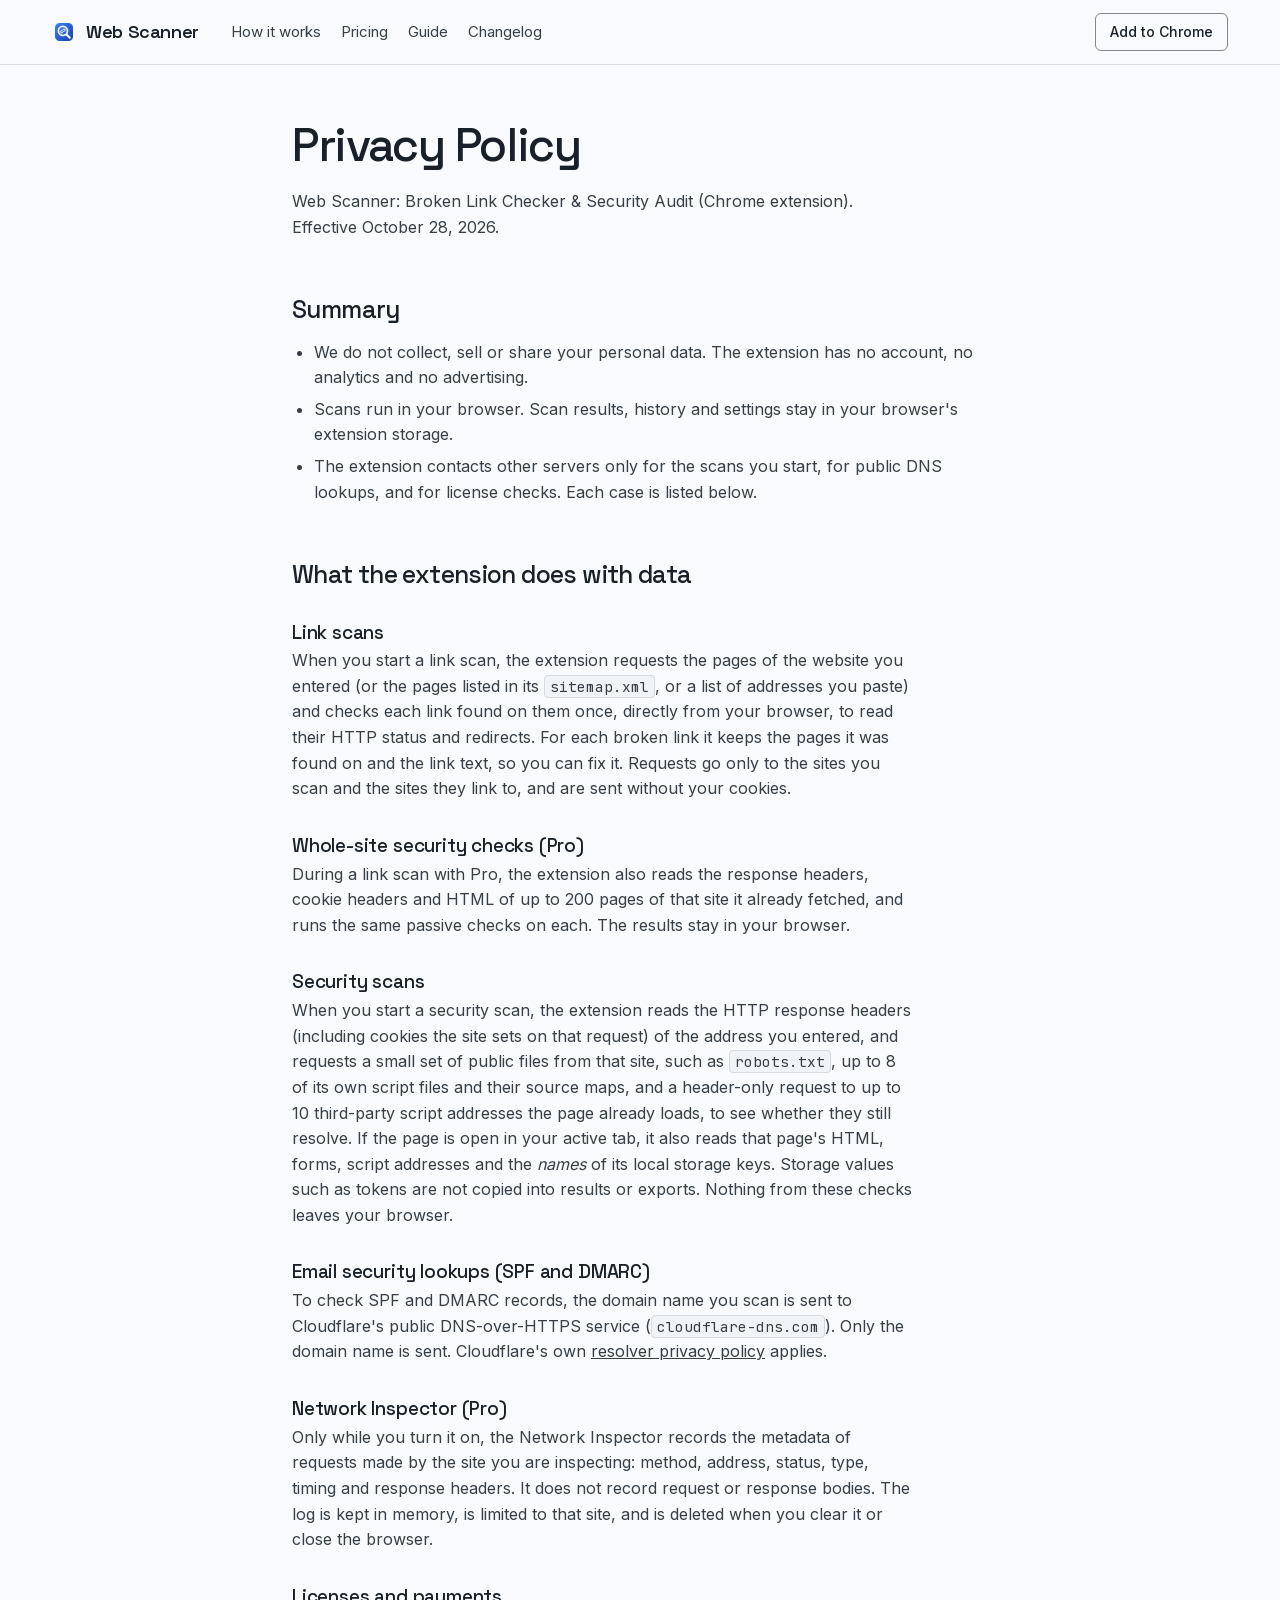
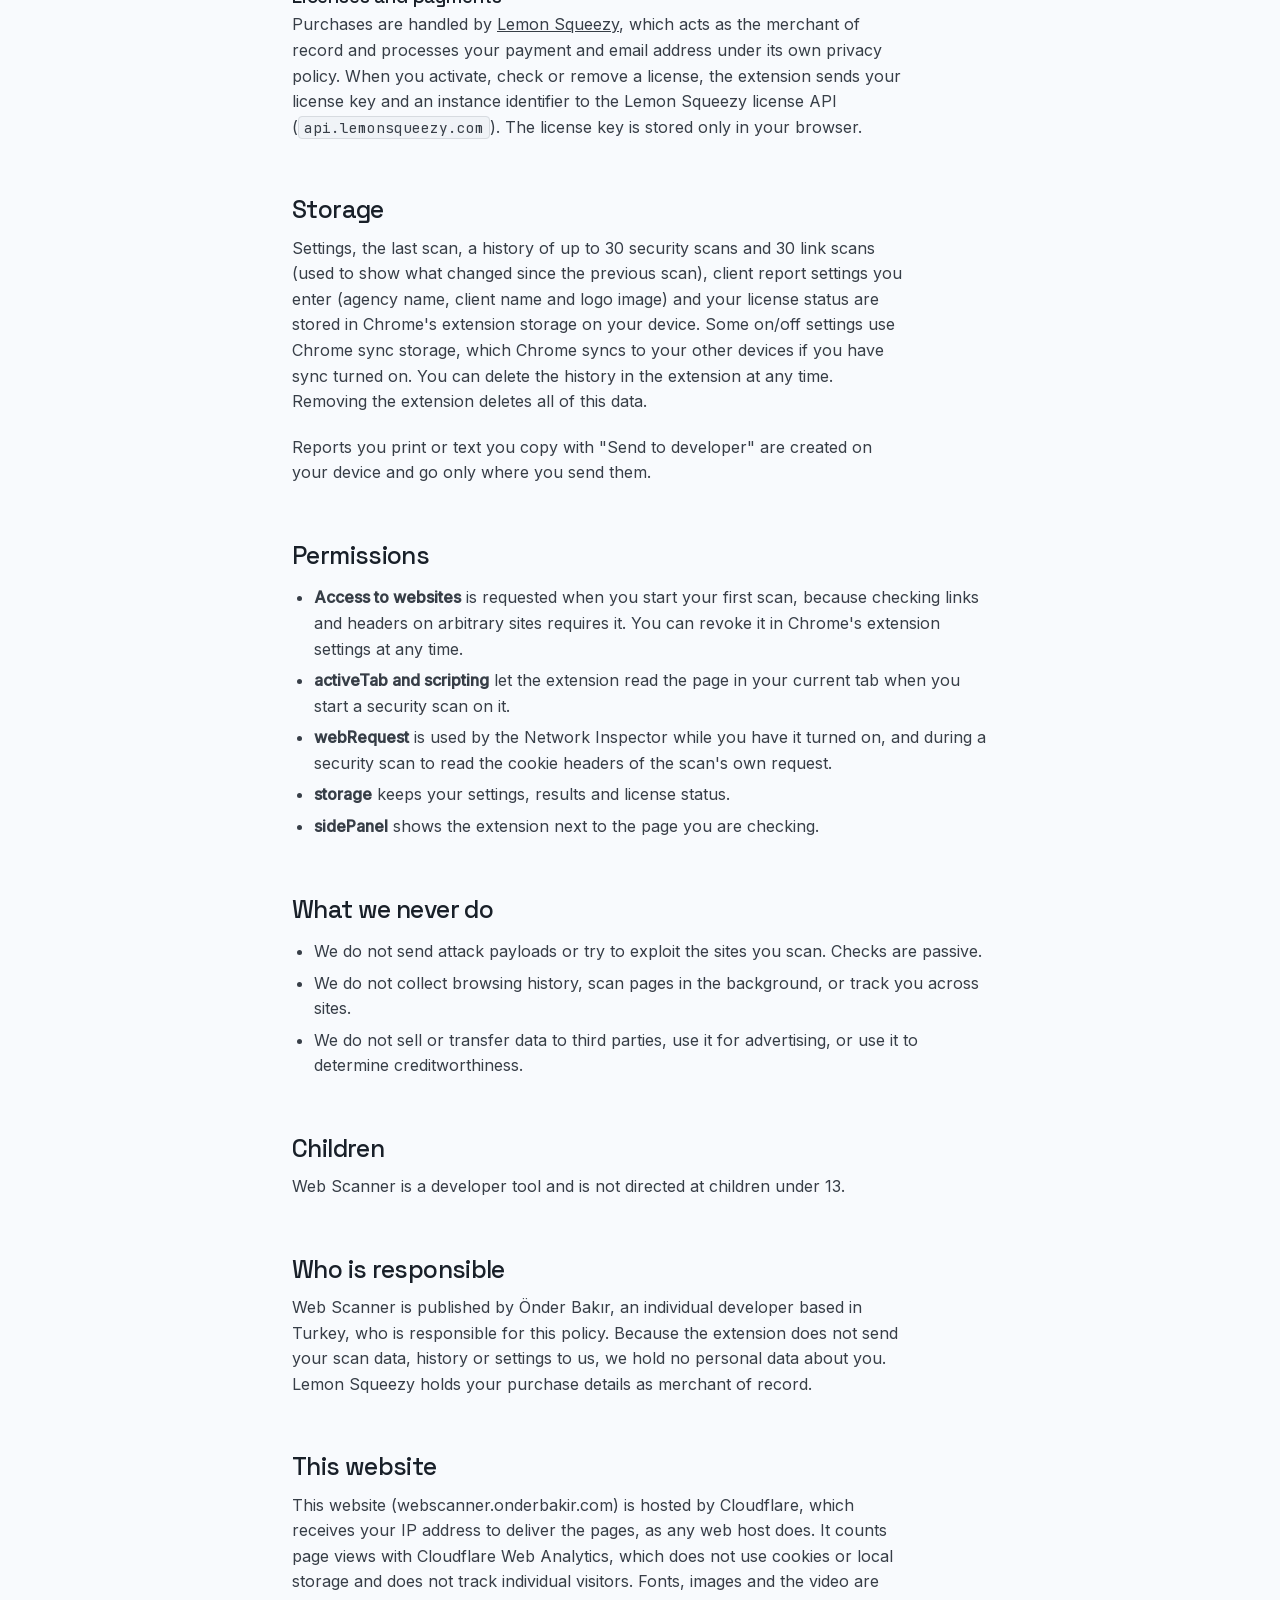
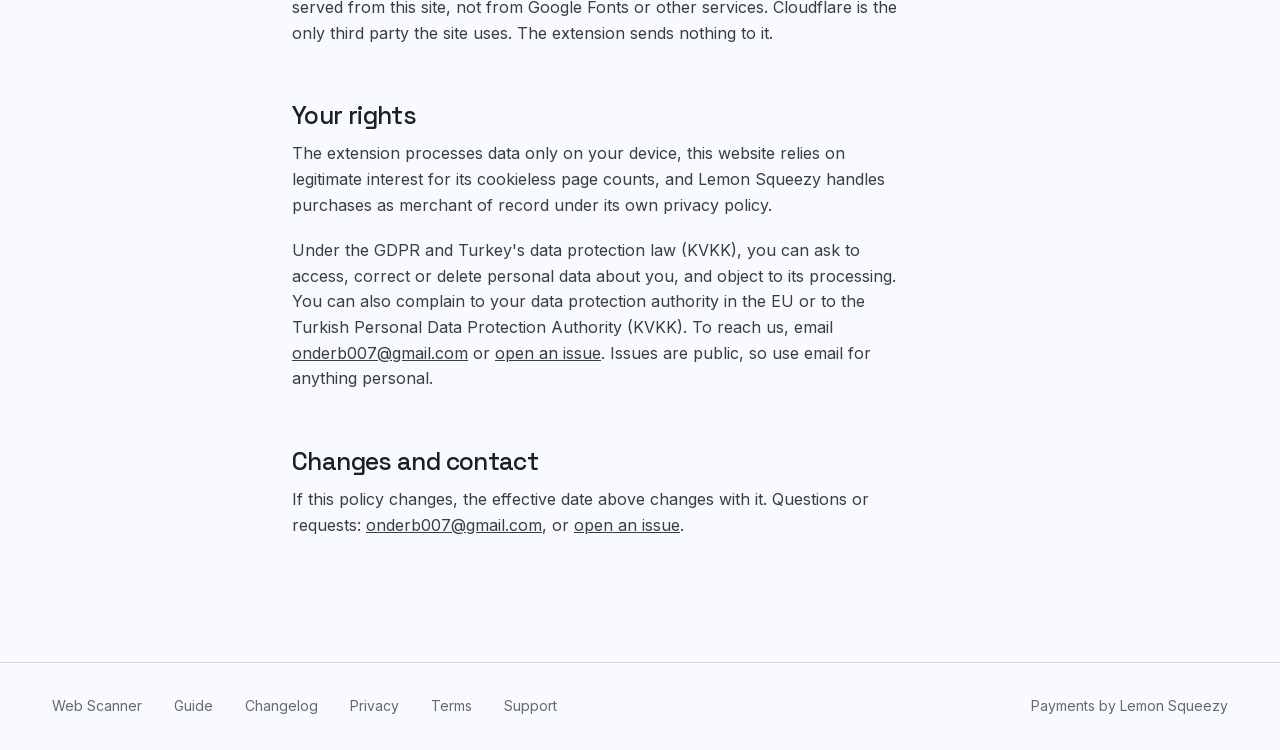
<file: privacy.html>
<!doctype html>
<html lang="en">
<head>
  <meta charset="utf-8">
  <meta name="viewport" content="width=device-width, initial-scale=1">
  <title>Privacy Policy · Web Scanner</title>
  <meta name="description" content="What data the Web Scanner Chrome extension handles, where it goes, and what it never collects.">
  <link rel="canonical" href="https://webscanner.onderbakir.com/privacy">
  <meta property="og:type" content="website">
  <meta property="og:url" content="https://webscanner.onderbakir.com/privacy">
  <meta property="og:title" content="Web Scanner privacy policy">
  <meta property="og:description" content="What data the Web Scanner Chrome extension handles, where it goes, and what it never collects.">
  <meta property="og:image" content="https://webscanner.onderbakir.com/og.png">
  <meta property="og:image:width" content="1200">
  <meta property="og:image:height" content="630">
  <meta name="twitter:card" content="summary_large_image">
  <link rel="icon" href="icon.png">
  <link rel="stylesheet" href="style.css?v=20261028">
</head>
<body>
  <a class="skip" href="#main">Skip to content</a>
  <header class="bar"><div class="wrap">
    <a class="brand" href="/"><img src="icon.png" alt="" width="24" height="24">Web Scanner</a>
    <nav class="navlinks" aria-label="Main"><a href="/#how">How it works</a><a href="/#pricing">Pricing</a><a href="/guide">Guide</a><a href="/changelog">Changelog</a></nav>
    <span class="grow"></span>
    <a class="btn line sm" href="https://chromewebstore.google.com/detail/pnnfoicflgjgmomkaeopjidbbejejipm">Add to Chrome</a>
  </div></header>

  <main id="main" class="doc">
    <h1>Privacy Policy</h1>
    <p class="muted">Web Scanner: Broken Link Checker &amp; Security Audit (Chrome extension). Effective October 28, 2026.</p>

    <h2>Summary</h2>
    <ul>
      <li>We do not collect, sell or share your personal data. The extension has no account, no analytics and no advertising.</li>
      <li>Scans run in your browser. Scan results, history and settings stay in your browser's extension storage.</li>
      <li>The extension contacts other servers only for the scans you start, for public DNS lookups, and for license checks. Each case is listed below.</li>
    </ul>

    <h2>What the extension does with data</h2>
    <h3>Link scans</h3>
    <p>When you start a link scan, the extension requests the pages of the website you entered (or the pages listed in its <code>sitemap.xml</code>, or a list of addresses you paste) and checks each link found on them once, directly from your browser, to read their HTTP status and redirects. For each broken link it keeps the pages it was found on and the link text, so you can fix it. Requests go only to the sites you scan and the sites they link to, and are sent without your cookies.</p>

    <h3>Whole-site security checks (Pro)</h3>
    <p>During a link scan with Pro, the extension also reads the response headers, cookie headers and HTML of up to 200 pages of that site it already fetched, and runs the same passive checks on each. The results stay in your browser.</p>

    <h3>Security scans</h3>
    <p>When you start a security scan, the extension reads the HTTP response headers (including cookies the site sets on that request) of the address you entered, and requests a small set of public files from that site, such as <code>robots.txt</code>, up to 8 of its own script files and their source maps, and a header-only request to up to 10 third-party script addresses the page already loads, to see whether they still resolve. If the page is open in your active tab, it also reads that page's HTML, forms, script addresses and the <em>names</em> of its local storage keys. Storage values such as tokens are not copied into results or exports. Nothing from these checks leaves your browser.</p>

    <h3>Email security lookups (SPF and DMARC)</h3>
    <p>To check SPF and DMARC records, the domain name you scan is sent to Cloudflare's public DNS-over-HTTPS service (<code>cloudflare-dns.com</code>). Only the domain name is sent. Cloudflare's own <a href="https://developers.cloudflare.com/1.1.1.1/privacy/public-dns-resolver/">resolver privacy policy</a> applies.</p>

    <h3>Network Inspector (Pro)</h3>
    <p>Only while you turn it on, the Network Inspector records the metadata of requests made by the site you are inspecting: method, address, status, type, timing and response headers. It does not record request or response bodies. The log is kept in memory, is limited to that site, and is deleted when you clear it or close the browser.</p>

    <h3>Licenses and payments</h3>
    <p>Purchases are handled by <a href="https://www.lemonsqueezy.com/privacy">Lemon Squeezy</a>, which acts as the merchant of record and processes your payment and email address under its own privacy policy. When you activate, check or remove a license, the extension sends your license key and an instance identifier to the Lemon Squeezy license API (<code>api.lemonsqueezy.com</code>). The license key is stored only in your browser.</p>

    <h2>Storage</h2>
    <p>Settings, the last scan, a history of up to 30 security scans and 30 link scans (used to show what changed since the previous scan), client report settings you enter (agency name, client name and logo image) and your license status are stored in Chrome's extension storage on your device. Some on/off settings use Chrome sync storage, which Chrome syncs to your other devices if you have sync turned on. You can delete the history in the extension at any time. Removing the extension deletes all of this data.</p>
    <p>Reports you print or text you copy with "Send to developer" are created on your device and go only where you send them.</p>

    <h2>Permissions</h2>
    <ul>
      <li><strong>Access to websites</strong> is requested when you start your first scan, because checking links and headers on arbitrary sites requires it. You can revoke it in Chrome's extension settings at any time.</li>
      <li><strong>activeTab and scripting</strong> let the extension read the page in your current tab when you start a security scan on it.</li>
      <li><strong>webRequest</strong> is used by the Network Inspector while you have it turned on, and during a security scan to read the cookie headers of the scan's own request.</li>
      <li><strong>storage</strong> keeps your settings, results and license status.</li>
      <li><strong>sidePanel</strong> shows the extension next to the page you are checking.</li>
    </ul>

    <h2>What we never do</h2>
    <ul>
      <li>We do not send attack payloads or try to exploit the sites you scan. Checks are passive.</li>
      <li>We do not collect browsing history, scan pages in the background, or track you across sites.</li>
      <li>We do not sell or transfer data to third parties, use it for advertising, or use it to determine creditworthiness.</li>
    </ul>

    <h2>Children</h2>
    <p>Web Scanner is a developer tool and is not directed at children under 13.</p>

    <h2>Who is responsible</h2>
    <p>Web Scanner is published by Önder Bakır, an individual developer based in Turkey, who is responsible for this policy. Because the extension does not send your scan data, history or settings to us, we hold no personal data about you. Lemon Squeezy holds your purchase details as merchant of record.</p>

    <h2>This website</h2>
    <p>This website (webscanner.onderbakir.com) is hosted by Cloudflare, which receives your IP address to deliver the pages, as any web host does. It counts page views with Cloudflare Web Analytics, which does not use cookies or local storage and does not track individual visitors. Fonts, images and the video are served from this site, not from Google Fonts or other services. Cloudflare is the only third party the site uses. The extension sends nothing to it.</p>

    <h2>Your rights</h2>
    <p>The extension processes data only on your device, this website relies on legitimate interest for its cookieless page counts, and Lemon Squeezy handles purchases as merchant of record under its own privacy policy.</p>
    <p>Under the GDPR and Turkey's data protection law (KVKK), you can ask to access, correct or delete personal data about you, and object to its processing. You can also complain to your data protection authority in the EU or to the Turkish Personal Data Protection Authority (KVKK). To reach us, email <a href="mailto:onderb007@gmail.com">onderb007@gmail.com</a> or <a href="https://github.com/onder007/web-scanner/issues">open an issue</a>. Issues are public, so use email for anything personal.</p>

    <h2>Changes and contact</h2>
    <p>If this policy changes, the effective date above changes with it. Questions or requests: <a href="mailto:onderb007@gmail.com">onderb007@gmail.com</a>, or <a href="https://github.com/onder007/web-scanner/issues">open an issue</a>.</p>
  </main>

  <footer class="foot"><div class="wrap">
    <a href="/">Web Scanner</a><a href="/guide">Guide</a><a href="/changelog">Changelog</a><a href="/privacy">Privacy</a><a href="/terms">Terms</a><a href="https://github.com/onder007/web-scanner/issues">Support</a>
    <span class="grow"></span><span>Payments by Lemon Squeezy</span>
  </div></footer>
</body>
</html>
</file>
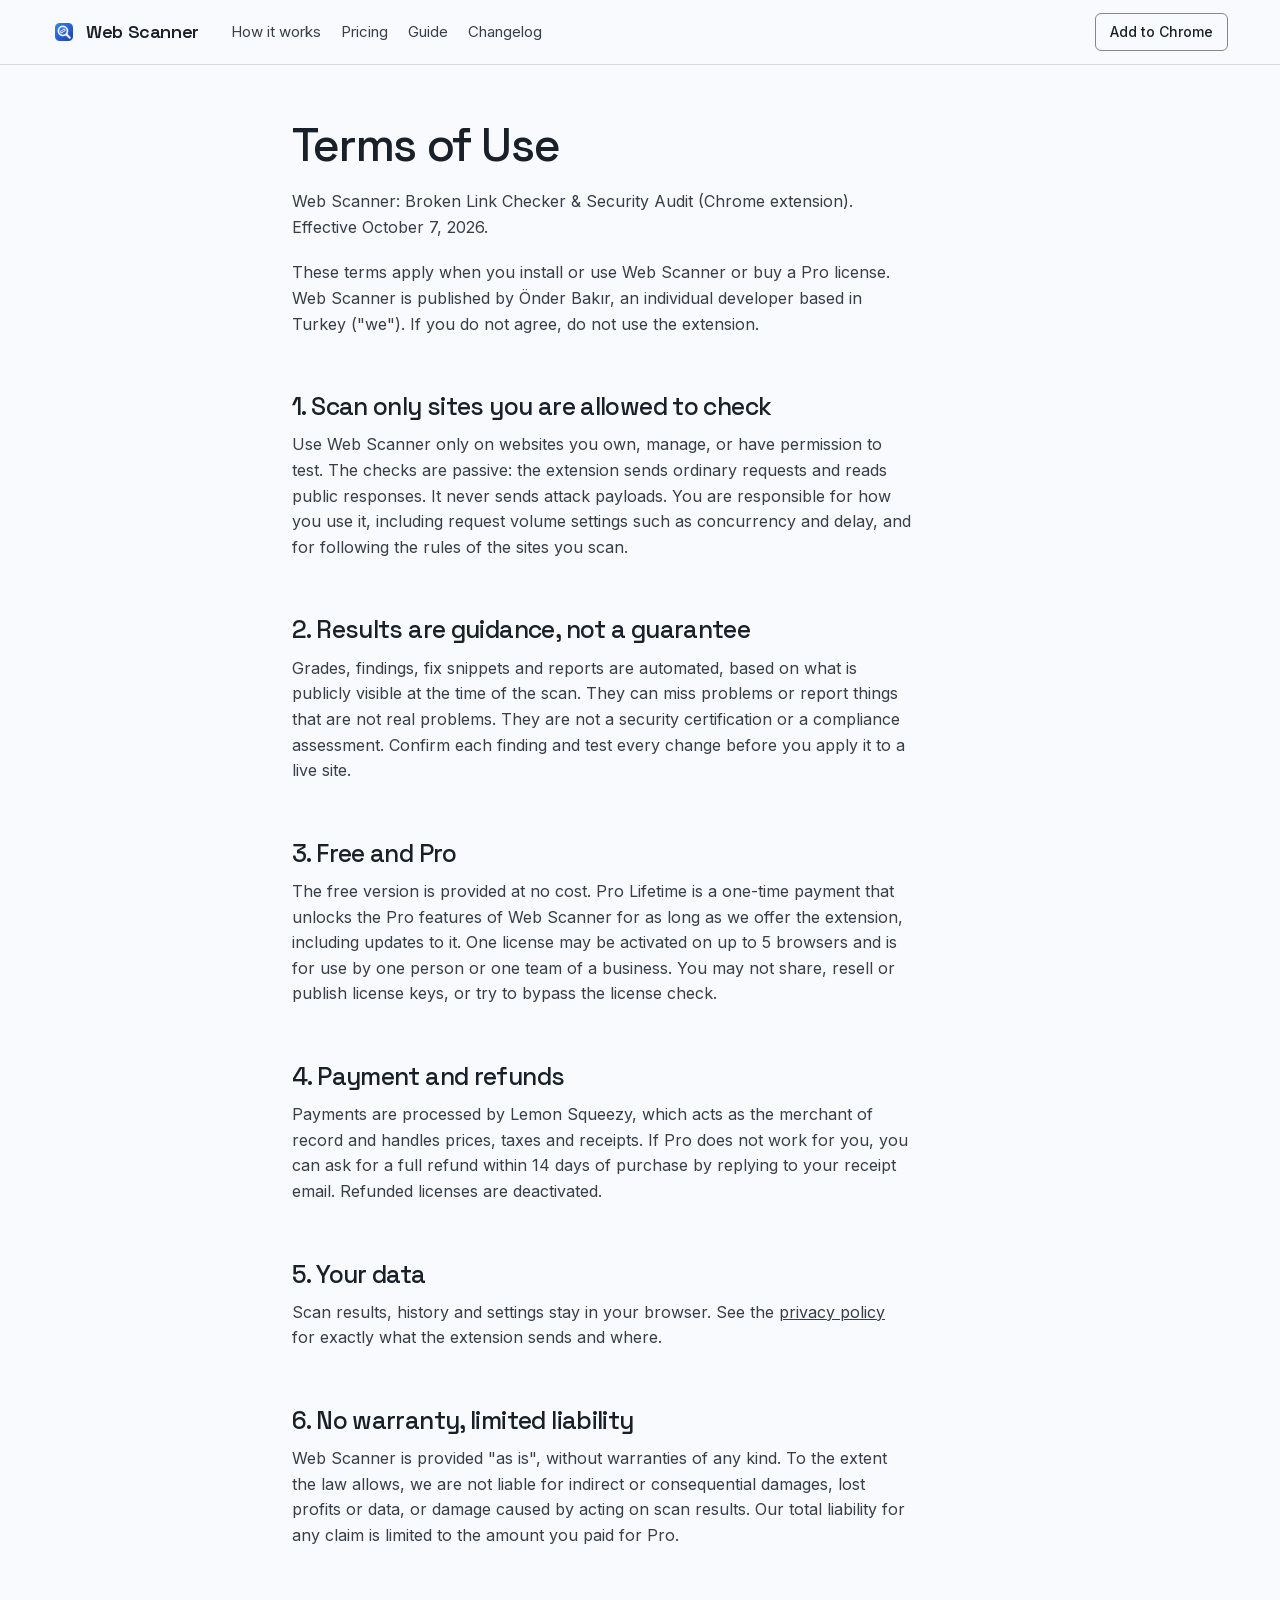
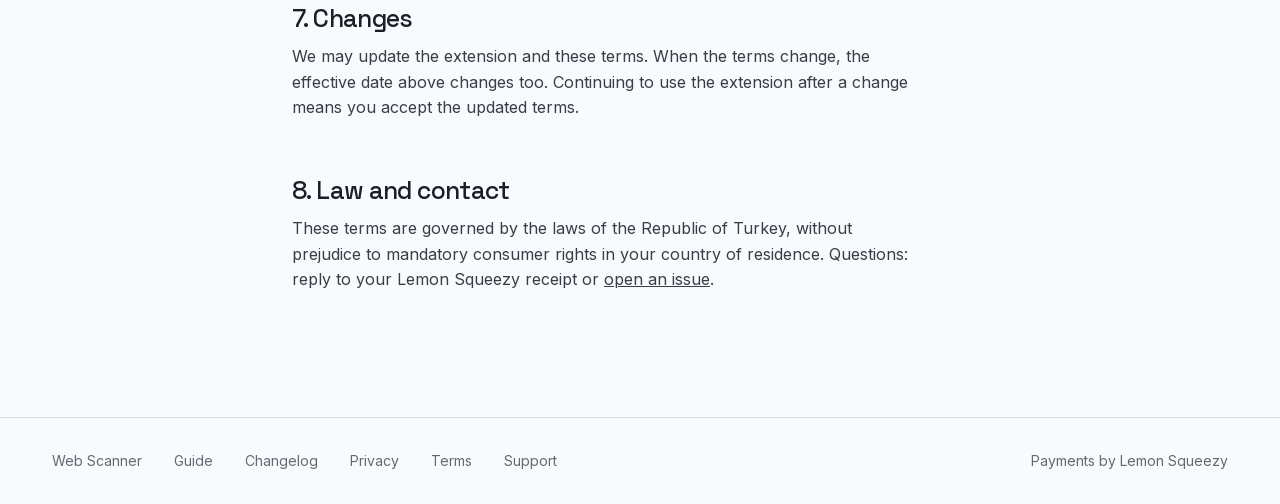
<file: terms.html>
<!doctype html>
<html lang="en">
<head>
  <meta charset="utf-8">
  <meta name="viewport" content="width=device-width, initial-scale=1">
  <title>Terms of Use · Web Scanner</title>
  <meta name="description" content="Terms for using the Web Scanner Chrome extension and the Pro Lifetime license.">
  <link rel="canonical" href="https://webscanner.onderbakir.com/terms">
  <meta property="og:type" content="website">
  <meta property="og:url" content="https://webscanner.onderbakir.com/terms">
  <meta property="og:title" content="Web Scanner terms of use">
  <meta property="og:description" content="Terms for using the Web Scanner Chrome extension and the Pro Lifetime license.">
  <meta property="og:image" content="https://webscanner.onderbakir.com/og.png">
  <meta property="og:image:width" content="1200">
  <meta property="og:image:height" content="630">
  <meta name="twitter:card" content="summary_large_image">
  <link rel="icon" href="icon.png">
  <link rel="stylesheet" href="style.css?v=20261028">
</head>
<body>
  <a class="skip" href="#main">Skip to content</a>
  <header class="bar"><div class="wrap">
    <a class="brand" href="/"><img src="icon.png" alt="" width="24" height="24">Web Scanner</a>
    <nav class="navlinks" aria-label="Main"><a href="/#how">How it works</a><a href="/#pricing">Pricing</a><a href="/guide">Guide</a><a href="/changelog">Changelog</a></nav>
    <span class="grow"></span>
    <a class="btn line sm" href="https://chromewebstore.google.com/detail/pnnfoicflgjgmomkaeopjidbbejejipm">Add to Chrome</a>
  </div></header>

  <main id="main" class="doc">
    <h1>Terms of Use</h1>
    <p class="muted">Web Scanner: Broken Link Checker &amp; Security Audit (Chrome extension). Effective October 7, 2026.</p>

    <p>These terms apply when you install or use Web Scanner or buy a Pro license. Web Scanner is published by Önder Bakır, an individual developer based in Turkey ("we"). If you do not agree, do not use the extension.</p>

    <h2>1. Scan only sites you are allowed to check</h2>
    <p>Use Web Scanner only on websites you own, manage, or have permission to test. The checks are passive: the extension sends ordinary requests and reads public responses. It never sends attack payloads. You are responsible for how you use it, including request volume settings such as concurrency and delay, and for following the rules of the sites you scan.</p>

    <h2>2. Results are guidance, not a guarantee</h2>
    <p>Grades, findings, fix snippets and reports are automated, based on what is publicly visible at the time of the scan. They can miss problems or report things that are not real problems. They are not a security certification or a compliance assessment. Confirm each finding and test every change before you apply it to a live site.</p>

    <h2>3. Free and Pro</h2>
    <p>The free version is provided at no cost. Pro Lifetime is a one-time payment that unlocks the Pro features of Web Scanner for as long as we offer the extension, including updates to it. One license may be activated on up to 5 browsers and is for use by one person or one team of a business. You may not share, resell or publish license keys, or try to bypass the license check.</p>

    <h2>4. Payment and refunds</h2>
    <p>Payments are processed by Lemon Squeezy, which acts as the merchant of record and handles prices, taxes and receipts. If Pro does not work for you, you can ask for a full refund within 14 days of purchase by replying to your receipt email. Refunded licenses are deactivated.</p>

    <h2>5. Your data</h2>
    <p>Scan results, history and settings stay in your browser. See the <a href="/privacy">privacy policy</a> for exactly what the extension sends and where.</p>

    <h2>6. No warranty, limited liability</h2>
    <p>Web Scanner is provided "as is", without warranties of any kind. To the extent the law allows, we are not liable for indirect or consequential damages, lost profits or data, or damage caused by acting on scan results. Our total liability for any claim is limited to the amount you paid for Pro.</p>

    <h2>7. Changes</h2>
    <p>We may update the extension and these terms. When the terms change, the effective date above changes too. Continuing to use the extension after a change means you accept the updated terms.</p>

    <h2>8. Law and contact</h2>
    <p>These terms are governed by the laws of the Republic of Turkey, without prejudice to mandatory consumer rights in your country of residence. Questions: reply to your Lemon Squeezy receipt or <a href="https://github.com/onder007/web-scanner/issues">open an issue</a>.</p>
  </main>

  <footer class="foot"><div class="wrap">
    <a href="/">Web Scanner</a><a href="/guide">Guide</a><a href="/changelog">Changelog</a><a href="/privacy">Privacy</a><a href="/terms">Terms</a><a href="https://github.com/onder007/web-scanner/issues">Support</a>
    <span class="grow"></span><span>Payments by Lemon Squeezy</span>
  </div></footer>
</body>
</html>
</file>
<file: style.css>
/* Hallmark · macrostructure: Split Studio · tone: technical/editorial · anchor hue: 256 cobalt · theme: Cobalt
 * nav: N13 inline · footer: Ft4 tabular · genre: modern-minimal · enrichment: real product captures (no drawn chrome) */
/* Self-hosted fonts (SIL OFL 1.1, licenses in /fonts). Variable files: one file covers both weights. */
@font-face { font-family: "Inter"; font-style: normal; font-weight: 400 500; font-display: swap; src: url("fonts/Inter-latin-ext.woff2") format("woff2"); unicode-range: U+0100-02BA, U+02BD-02C5, U+02C7-02CC, U+02CE-02D7, U+02DD-02FF, U+0304, U+0308, U+0329, U+1D00-1DBF, U+1E00-1E9F, U+1EF2-1EFF, U+2020, U+20A0-20AB, U+20AD-20C4, U+2113, U+2C60-2C7F, U+A720-A7FF; }
@font-face { font-family: "Inter"; font-style: normal; font-weight: 400 500; font-display: swap; src: url("fonts/Inter-latin.woff2") format("woff2"); unicode-range: U+0000-00FF, U+0131, U+0152-0153, U+02BB-02BC, U+02C6, U+02DA, U+02DC, U+0304, U+0308, U+0329, U+2000-206F, U+20AC, U+2122, U+2191, U+2193, U+2212, U+2215, U+FEFF, U+FFFD; }
@font-face { font-family: "JetBrains Mono"; font-style: normal; font-weight: 400 500; font-display: swap; src: url("fonts/JetBrainsMono-latin-ext.woff2") format("woff2"); unicode-range: U+0100-02BA, U+02BD-02C5, U+02C7-02CC, U+02CE-02D7, U+02DD-02FF, U+0304, U+0308, U+0329, U+1D00-1DBF, U+1E00-1E9F, U+1EF2-1EFF, U+2020, U+20A0-20AB, U+20AD-20C4, U+2113, U+2C60-2C7F, U+A720-A7FF; }
@font-face { font-family: "JetBrains Mono"; font-style: normal; font-weight: 400 500; font-display: swap; src: url("fonts/JetBrainsMono-latin.woff2") format("woff2"); unicode-range: U+0000-00FF, U+0131, U+0152-0153, U+02BB-02BC, U+02C6, U+02DA, U+02DC, U+0304, U+0308, U+0329, U+2000-206F, U+20AC, U+2122, U+2191, U+2193, U+2212, U+2215, U+FEFF, U+FFFD; }
@font-face { font-family: "Space Grotesk"; font-style: normal; font-weight: 500 600; font-display: swap; src: url("fonts/SpaceGrotesk-latin-ext.woff2") format("woff2"); unicode-range: U+0100-02BA, U+02BD-02C5, U+02C7-02CC, U+02CE-02D7, U+02DD-02FF, U+0304, U+0308, U+0329, U+1D00-1DBF, U+1E00-1E9F, U+1EF2-1EFF, U+2020, U+20A0-20AB, U+20AD-20C4, U+2113, U+2C60-2C7F, U+A720-A7FF; }
@font-face { font-family: "Space Grotesk"; font-style: normal; font-weight: 500 600; font-display: swap; src: url("fonts/SpaceGrotesk-latin.woff2") format("woff2"); unicode-range: U+0000-00FF, U+0131, U+0152-0153, U+02BB-02BC, U+02C6, U+02DA, U+02DC, U+0304, U+0308, U+0329, U+2000-206F, U+20AC, U+2122, U+2191, U+2193, U+2212, U+2215, U+FEFF, U+FFFD; }

:root {
  --color-paper: oklch(98.5% 0.004 250);
  --color-paper-2: oklch(96.4% 0.006 250);
  --color-rule: oklch(89% 0.008 255);
  --color-rule-strong: oklch(62% 0.015 257); /* control borders, 3:1 on paper and paper-2 */
  --color-ink: oklch(24% 0.02 258);
  --color-body: oklch(36% 0.018 257);
  --color-muted: oklch(52% 0.015 257);
  --color-accent: oklch(55% 0.20 256);
  --color-accent-hover: oklch(49% 0.20 256);
  --color-accent-ink: oklch(99% 0.003 250);
  --color-focus: oklch(55% 0.20 256);
  --font-display: "Space Grotesk", ui-sans-serif, system-ui, sans-serif;
  --font-body: "Inter", ui-sans-serif, system-ui, sans-serif;
  --font-mono: "JetBrains Mono", ui-monospace, "SF Mono", Menlo, monospace;
  --space-2xs: 4px; --space-xs: 8px; --space-sm: 12px; --space-md: 20px; --space-lg: 32px; --space-xl: 56px; --space-2xl: 104px;
  --text-display: clamp(2.2rem, 2.6vw + .8rem, 3.3rem);
  --text-h2: clamp(1.6rem, 1.6vw + .9rem, 2.35rem);
  --radius: 6px; --radius-lg: 10px;
  --ease-out: cubic-bezier(.2, .7, .2, 1);
  --dur: 160ms;
}
*, *::before, *::after { box-sizing: border-box; }
html, body { margin: 0; background: var(--color-paper); color: var(--color-ink); overflow-x: clip; }
body { font-family: var(--font-body); font-size: 16px; line-height: 1.6; -webkit-font-smoothing: antialiased; }
img { display: block; max-width: 100%; height: auto; }
a { color: inherit; }
:focus-visible { outline: 2px solid var(--color-focus); outline-offset: 3px; border-radius: 2px; }
.wrap { max-width: 1240px; margin: 0 auto; padding: 0 var(--space-lg); }
.skip { position: absolute; left: var(--space-sm); top: -100px; z-index: 10; padding: 8px 14px; border-radius: var(--radius); background: var(--color-ink); color: var(--color-paper); font-size: 15px; text-decoration: none; }
.skip:focus { top: var(--space-sm); }

/* nav */
.bar { border-bottom: 1px solid var(--color-rule); background: var(--color-paper); position: sticky; top: 0; z-index: 5; }
.bar .wrap { display: flex; align-items: center; gap: var(--space-lg); height: 64px; }
.brand { display: inline-flex; align-items: center; gap: 10px; font-family: var(--font-display); font-weight: 600; font-size: 18px; letter-spacing: -.02em; text-decoration: none; white-space: nowrap; }
.brand img { width: 24px; height: 24px; }
.navlinks { display: flex; gap: var(--space-md); font-size: 15px; color: var(--color-body); }
.navlinks a { text-decoration: none; white-space: nowrap; }
.navlinks a:hover, .navlinks a[aria-current="page"] { color: var(--color-ink); text-decoration: underline; text-decoration-color: var(--color-accent); text-underline-offset: 6px; }
.grow { flex: 1; }

/* buttons */
.btn { display: inline-flex; align-items: center; justify-content: center; height: 44px; padding: 0 18px; border-radius: var(--radius); font: 500 15px/1 var(--font-body); text-decoration: none; white-space: nowrap; border: 1px solid transparent; transition: background-color var(--dur) var(--ease-out), border-color var(--dur) var(--ease-out); }
.btn.primary { background: var(--color-accent); color: var(--color-accent-ink); }
.btn.primary:hover { background: var(--color-accent-hover); }
.btn.line { border-color: var(--color-rule-strong); color: var(--color-ink); background: var(--color-paper); }
.btn.line:hover { border-color: var(--color-ink); }
.btn:active { transform: translateY(1px); }
.btn.sm { height: 38px; padding: 0 14px; font-size: 14px; }
.btn.soon { pointer-events: none; opacity: .55; }

/* split rows */
.split { display: grid; grid-template-columns: minmax(0, 5fr) minmax(0, 7fr); gap: var(--space-xl); align-items: center; padding: var(--space-2xl) 0; border-bottom: 1px solid var(--color-rule); }
.split.rev { grid-template-columns: minmax(0, 7fr) minmax(0, 5fr); }
.split.rev .text { order: 2; }
.label { font-family: var(--font-mono); font-size: 12px; letter-spacing: .06em; text-transform: uppercase; color: var(--color-accent); margin: 0 0 var(--space-sm); }
h1, h2, h3 { font-family: var(--font-display); font-weight: 500; font-style: normal; color: var(--color-ink); overflow-wrap: anywhere; min-width: 0; }
h1 { font-size: var(--text-display); line-height: 1.04; letter-spacing: -.03em; margin: 0 0 var(--space-md); }
h2 { font-size: var(--text-h2); line-height: 1.1; letter-spacing: -.025em; margin: 0 0 var(--space-sm); }
h3 { font-size: 19px; line-height: 1.25; letter-spacing: -.01em; margin: 0 0 var(--space-2xs); }
p { color: var(--color-body); margin: 0 0 var(--space-md); max-width: 62ch; }
.lead { font-size: 18px; }
.ctas { display: flex; flex-wrap: wrap; gap: var(--space-sm); margin-top: var(--space-lg); }
.facts { display: grid; grid-template-columns: max-content minmax(0, 1fr); gap: 6px var(--space-md); margin: var(--space-lg) 0 0; font-size: 15px; }
.facts dt { font-family: var(--font-mono); font-size: 13px; color: var(--color-muted); padding-top: 2px; }
.facts dd { margin: 0; }
figure { margin: 0; border: 1px solid var(--color-rule); border-radius: var(--radius-lg); overflow: hidden; background: var(--color-paper-2); }
figure video { display: block; width: 100%; height: auto; }
.split .wide { grid-column: 1 / -1; order: 3; width: 100%; max-width: 960px; justify-self: center; }
figcaption { font-size: 14px; color: var(--color-muted); padding: 10px 14px; border-top: 1px solid var(--color-rule); background: var(--color-paper); }
.ticks { list-style: none; margin: 0; padding: 0; border-top: 1px solid var(--color-rule); }
.ticks li { padding: 11px 0; border-bottom: 1px solid var(--color-rule); font-size: 15px; color: var(--color-body); }
.ticks b { color: var(--color-ink); font-weight: 500; }
.pro { font-family: var(--font-mono); font-size: 11px; letter-spacing: .06em; color: var(--color-accent); border: 1px solid currentColor; border-radius: 4px; padding: 1px 5px; margin-left: 6px; vertical-align: 2px; }

/* pricing */
.pricing { padding: var(--space-2xl) 0; border-bottom: 1px solid var(--color-rule); }
.pricing > p { margin-bottom: var(--space-lg); }
.pricing > .plans + p { margin: var(--space-md) 0 0; font-size: 14px; }
.plans { display: grid; grid-template-columns: minmax(0, 1fr) minmax(0, 1fr); border: 1px solid var(--color-rule); border-radius: var(--radius-lg); overflow: hidden; }
.plan { padding: var(--space-lg); background: var(--color-paper); }
.plan + .plan { border-left: 1px solid var(--color-rule); background: var(--color-paper-2); }
.price { font-family: var(--font-display); font-size: 40px; font-weight: 500; letter-spacing: -.03em; margin: var(--space-xs) 0 var(--space-md); }
.price small { font-family: var(--font-body); font-size: 15px; color: var(--color-muted); letter-spacing: 0; margin-left: 6px; }
.plan ul { margin: 0 0 var(--space-lg); padding: 0; list-style: none; }
.plan li { padding: 7px 0 7px 22px; position: relative; font-size: 15px; color: var(--color-body); }
.plan li::before { content: ""; position: absolute; left: 2px; top: 15px; width: 9px; height: 5px; border-left: 2px solid var(--color-accent); border-bottom: 2px solid var(--color-accent); transform: rotate(-45deg); }

/* privacy + faq */
.band { padding: var(--space-2xl) 0; border-bottom: 1px solid var(--color-rule); display: grid; grid-template-columns: minmax(0, 5fr) minmax(0, 7fr); gap: var(--space-xl); }
.faq details { border-bottom: 1px solid var(--color-rule); }
.faq details:first-child { border-top: 1px solid var(--color-rule); }
.faq summary { cursor: pointer; padding: 16px 0; font-weight: 500; list-style: none; display: flex; justify-content: space-between; gap: var(--space-md); }
.faq summary::-webkit-details-marker { display: none; }
.faq summary::after { content: "+"; font-family: var(--font-mono); color: var(--color-muted); }
.faq details[open] summary::after { content: "–"; }
.faq details p { padding-bottom: var(--space-sm); }
.closing { padding: var(--space-2xl) 0; display: flex; flex-wrap: wrap; align-items: center; justify-content: space-between; gap: var(--space-lg); }
.closing h2 { margin: 0; }
.closing .ctas { margin: 0; }

/* docs (guide, changelog, privacy, terms) */
.doc { max-width: 760px; margin: 0 auto; padding: var(--space-xl) var(--space-lg) var(--space-2xl); }
.doc h1 { font-size: clamp(2rem, 2.4vw + 1rem, 2.9rem); }
.doc h2 { font-size: 1.55rem; margin-top: var(--space-xl); }
.doc h3 { margin-top: var(--space-lg); }
.doc p, .doc li { color: var(--color-body); }
.doc ul, .doc ol { padding-left: 22px; }
.doc li { margin: 6px 0; }
.doc code, .doc kbd { font-family: var(--font-mono); font-size: .9em; background: var(--color-paper-2); border: 1px solid var(--color-rule); border-radius: 4px; padding: 1px 5px; }
.muted { color: var(--color-muted); }
.toc { border: 1px solid var(--color-rule); border-radius: var(--radius-lg); padding: var(--space-md) var(--space-lg); margin: var(--space-lg) 0; }
.toc ol { margin: 0; }
.release { border-top: 1px solid var(--color-rule); padding-top: var(--space-md); margin-top: var(--space-xl); }
.release .when { font-family: var(--font-mono); font-size: 13px; color: var(--color-muted); }

/* 404 */
.nf, .nf body { height: 100%; background: #08090d; color: #f8fafc; }
.nf main { min-height: 100%; display: flex; flex-direction: column; justify-content: center; gap: 16px; padding: 0 24px; max-width: 640px; margin: 0 auto; }
.nf h1 { margin: 0; font-size: clamp(32px, 6vw, 56px); letter-spacing: -.03em; line-height: 1.05; color: #f8fafc; }
.nf p { margin: 0; color: #94a3b8; font-size: 17px; line-height: 1.5; }
.nf a { color: #f8fafc; }

/* footer */
.foot { border-top: 1px solid var(--color-rule); }
.foot .wrap { display: flex; flex-wrap: wrap; gap: var(--space-md) var(--space-lg); align-items: center; padding-top: var(--space-lg); padding-bottom: var(--space-lg); font-size: 14px; color: var(--color-muted); }
.foot a { text-decoration: none; white-space: nowrap; }
.foot a:hover { color: var(--color-ink); }

@media (max-width: 860px) {
  html { scroll-padding-top: 104px; }
  .wrap { padding: 0 16px; }
  .bar .wrap { flex-wrap: wrap; height: auto; gap: 0 var(--space-md); padding-top: 10px; }
  .navlinks { order: 3; flex-basis: 100%; overflow-x: auto; padding: 8px 0 10px; margin-top: 10px; border-top: 1px solid var(--color-rule); }
  .split, .split.rev, .band { grid-template-columns: minmax(0, 1fr); gap: var(--space-lg); padding: var(--space-xl) 0; }
  .split.rev .text { order: 0; }
  .plans { grid-template-columns: minmax(0, 1fr); }
  .plan + .plan { border-left: 0; border-top: 1px solid var(--color-rule); }
  .lead { font-size: 17px; }
  .pricing, .closing { padding: var(--space-xl) 0; }
  .doc { padding: var(--space-lg) 16px var(--space-xl); }
}
@media (prefers-reduced-motion: reduce) { .btn { transition: none; } }
</file>
